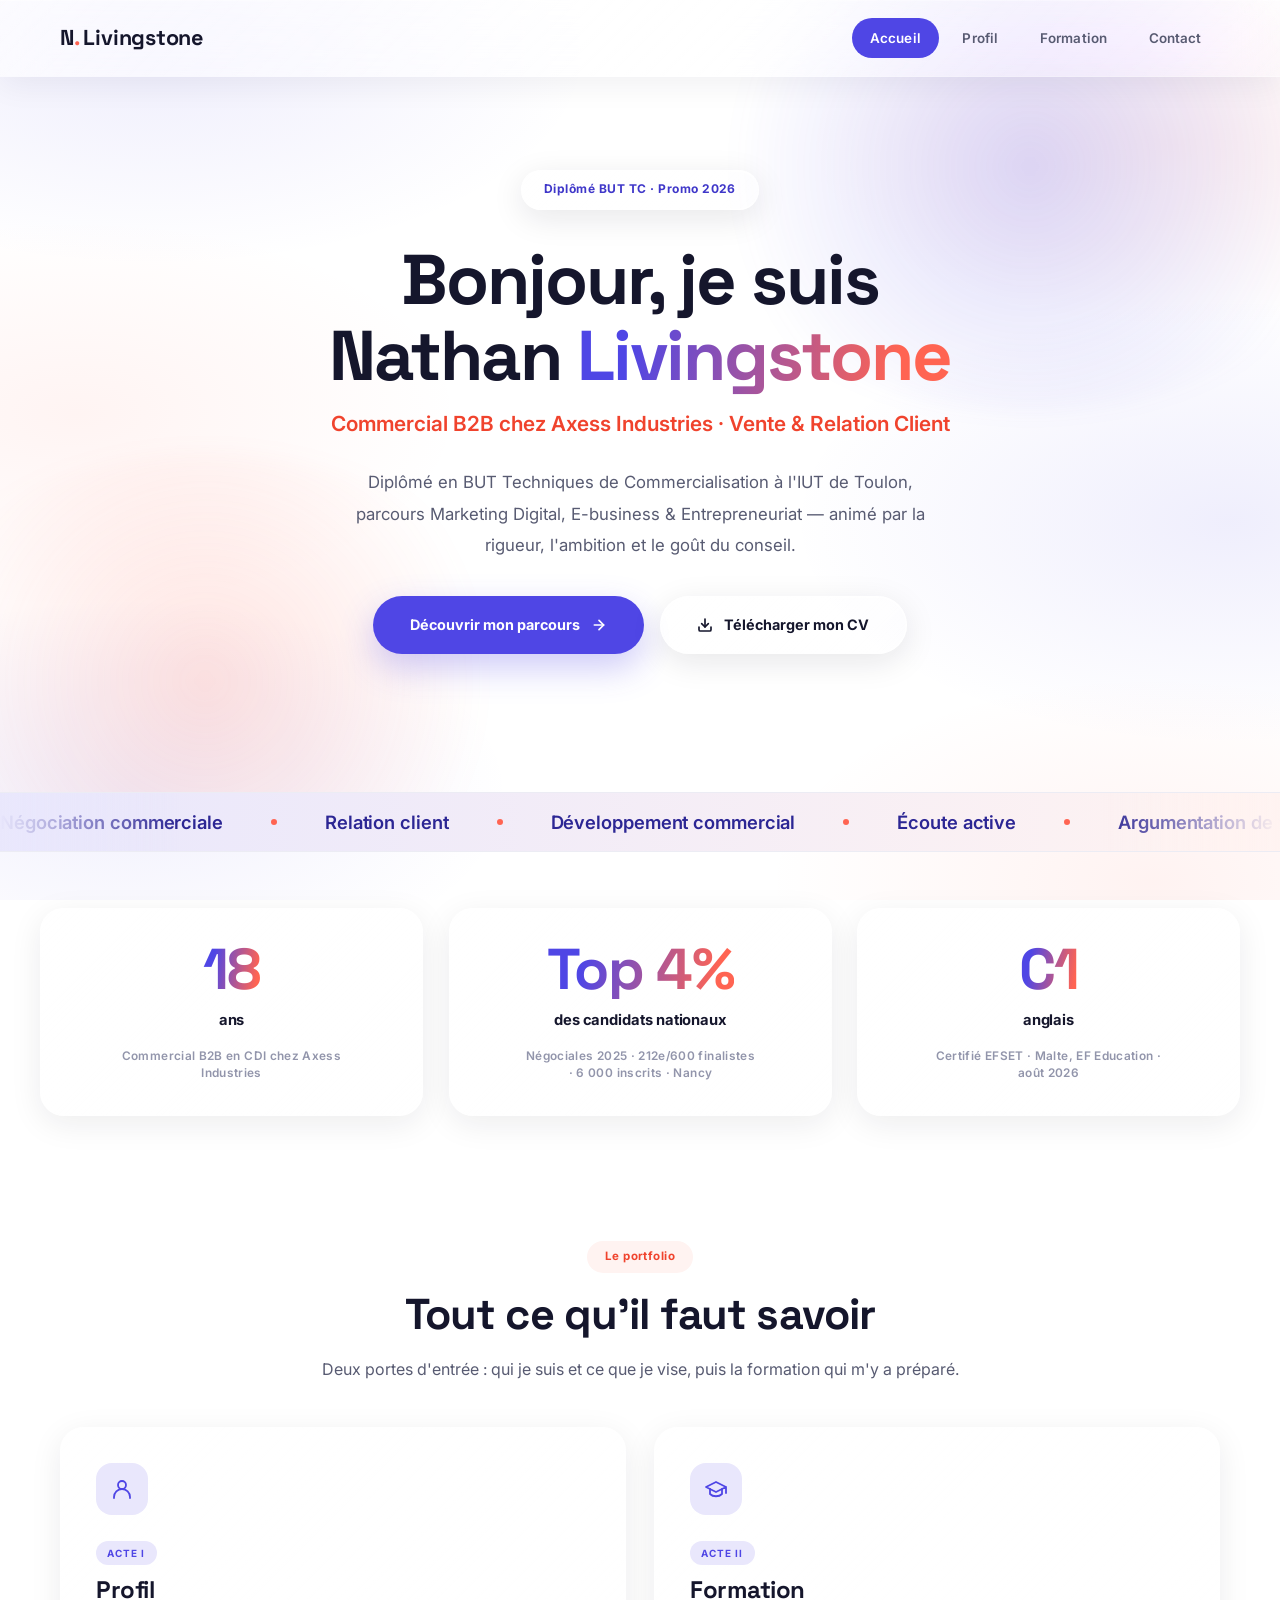
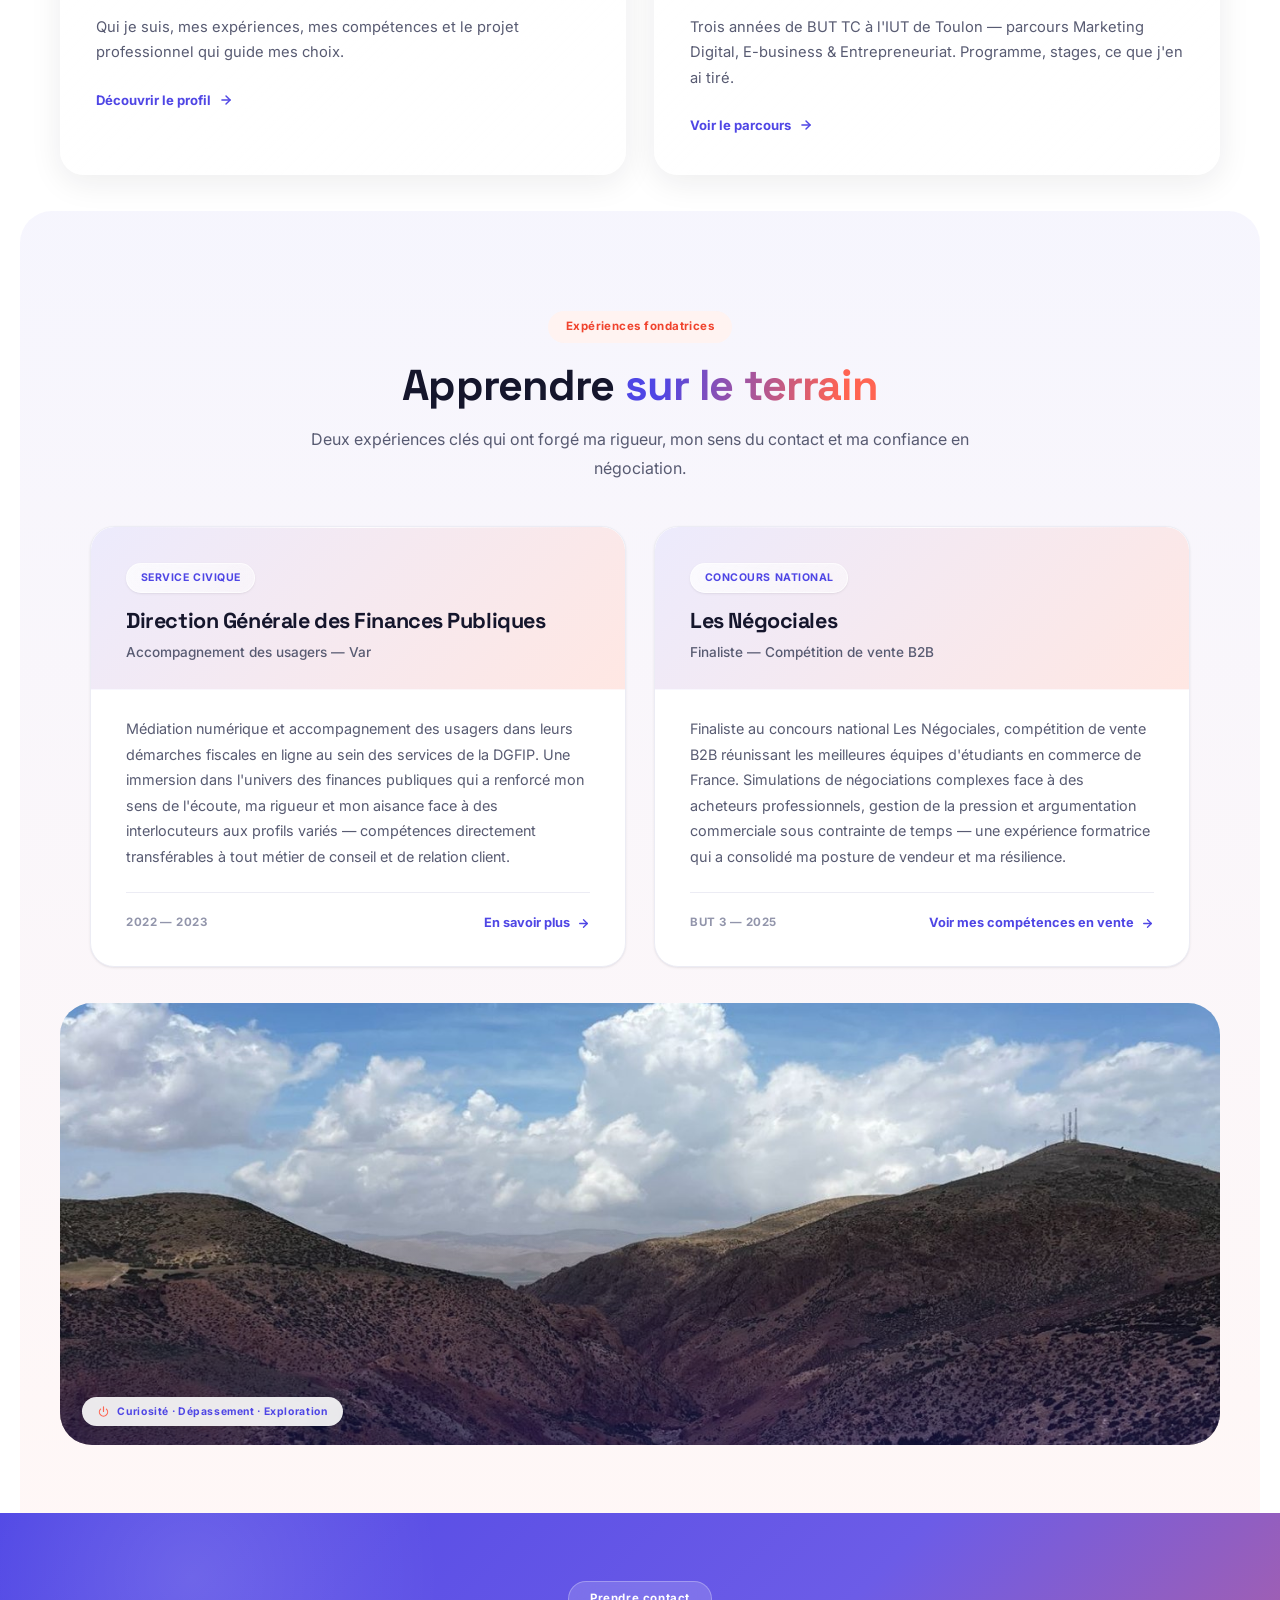
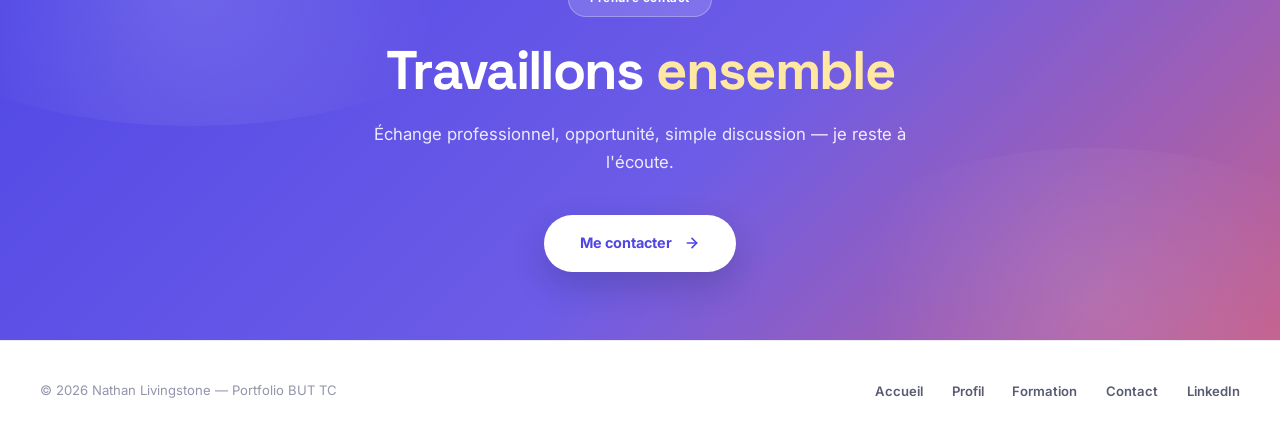
<file: index.html>
<!DOCTYPE html>
<html lang="fr">
<head>
  <meta charset="UTF-8">
  <meta name="viewport" content="width=device-width, initial-scale=1.0">
  <title>Nathan Livingstone — Commercial | Portfolio</title>
  <meta name="description" content="Portfolio de Nathan Livingstone, diplômé BUT Techniques de Commercialisation (parcours MDEE) à l'IUT de Toulon, commercial en CDI chez Axess Industries.">
  <meta name="author" content="Nathan Livingstone">
  <meta name="robots" content="index, follow">
  <meta property="og:title" content="Nathan Livingstone — Commercial">
  <meta property="og:description" content="Portfolio BUT TC — Marketing Digital, E-business & Entrepreneuriat. IUT de Toulon. Commercial en CDI chez Axess Industries.">
  <meta property="og:url" content="https://nathanlivingstone05.github.io/Book/">
  <meta property="og:image" content="https://nathanlivingstone05.github.io/Book/og-image.png">
  <meta property="og:image:width" content="1200">
  <meta property="og:image:height" content="630">
  <meta property="og:type" content="website">
  <meta property="og:locale" content="fr_FR">
  <link rel="icon" type="image/svg+xml" href="favicon.svg">
  <link rel="apple-touch-icon" href="apple-touch-icon.png">
  <link rel="preconnect" href="https://fonts.googleapis.com">
  <link rel="preconnect" href="https://fonts.gstatic.com" crossorigin>
  <link rel="stylesheet" href="https://fonts.googleapis.com/css2?family=Space+Grotesk:wght@500;600;700&family=Inter:wght@400;500;600;700;800&display=swap">
  <link rel="stylesheet" href="style.css">
  <script type="application/ld+json">
  {
    "@context": "https://schema.org",
    "@type": "Person",
    "name": "Nathan Livingstone",
    "jobTitle": "Commercial",
    "worksFor": { "@type": "Organization", "name": "Axess Industries" },
    "description": "Diplômé en BUT Techniques de Commercialisation à l'IUT de Toulon, finaliste des Négociales 2025 (Top 4% national). Commercial en CDI chez Axess Industries.",
    "email": "livingstonenat@gmail.com",
    "telephone": "+33645207786",
    "address": {
      "@type": "PostalAddress",
      "addressLocality": "La Garde",
      "addressRegion": "Var",
      "postalCode": "83130",
      "addressCountry": "FR"
    },
    "alumniOf": {
      "@type": "CollegeOrUniversity",
      "name": "IUT de Toulon — Université de Toulon"
    },
    "knowsAbout": ["Négociation commerciale", "Prospection commerciale", "Marketing digital", "Relation client", "Vente B2B"],
    "sameAs": ["https://www.linkedin.com/in/nathan-livingstone-0997a12a3"]
  }
  </script>
</head>
<body>

  <!-- ─────────────────────────────────────────────
       Section 1 — HERO full-bleed
       ───────────────────────────────────────────── -->
  <section class="hero">
    <div class="hero-content">
      <span class="hero-eyebrow glass">Diplômé BUT TC · Promo 2026</span>
      <h1>Bonjour, je suis<br>Nathan <span class="highlight">Livingstone</span></h1>
      <p class="hero-subtitle">Commercial B2B chez Axess Industries · Vente & Relation Client</p>
      <p class="hero-description">
        Diplômé en BUT Techniques de Commercialisation à l'IUT de Toulon,
        parcours Marketing Digital, E-business & Entrepreneuriat —
        animé par la rigueur, l'ambition et le goût du conseil.
      </p>
      <div style="display:flex;gap:1rem;flex-wrap:wrap;justify-content:center;">
        <a href="profil.html" class="hero-cta">
          Découvrir mon parcours
          <svg xmlns="http://www.w3.org/2000/svg" viewBox="0 0 24 24" fill="none" stroke="currentColor" stroke-width="2.5" stroke-linecap="round" stroke-linejoin="round"><path d="M5 12h14"/><path d="m12 5 7 7-7 7"/></svg>
        </a>
        <a href="CV-Nathan-Livingstone.pdf" download class="hero-cta ghost glass">
          <svg xmlns="http://www.w3.org/2000/svg" viewBox="0 0 24 24" fill="none" stroke="currentColor" stroke-width="2.5" stroke-linecap="round" stroke-linejoin="round"><path d="M21 15v4a2 2 0 0 1-2 2H5a2 2 0 0 1-2-2v-4"/><polyline points="7 10 12 15 17 10"/><line x1="12" x2="12" y1="15" y2="3"/></svg>
          Télécharger mon CV
        </a>
      </div>
    </div>
  </section>

  <!-- ─────────────────────────────────────────────
       Section 1.5 — MARQUEE de mots-clés (signature)
       Pure CSS infinite scroll, GPU-accelerated
       Pattern issu du MCP magic 21st.dev
       ───────────────────────────────────────────── -->
  <section class="marquee-band" aria-label="Domaines de compétence">
    <div class="marquee-track" role="list">
      <span class="marquee-item" role="listitem">Négociation commerciale</span>
      <span class="marquee-item" role="listitem">Relation client</span>
      <span class="marquee-item" role="listitem">Développement commercial</span>
      <span class="marquee-item" role="listitem">Écoute active</span>
      <span class="marquee-item" role="listitem">Argumentation de vente</span>
      <span class="marquee-item" role="listitem">Prospection commerciale</span>
      <span class="marquee-item" role="listitem">Analyse de données</span>
      <span class="marquee-item" role="listitem">Rigueur</span>
      <span class="marquee-item" role="listitem">Gestion du stress</span>
      <span class="marquee-item" role="listitem">Anglais C1</span>
      <!-- piste dupliquée à l'identique pour boucle sans saut -->
      <span class="marquee-item" aria-hidden="true">Négociation commerciale</span>
      <span class="marquee-item" aria-hidden="true">Relation client</span>
      <span class="marquee-item" aria-hidden="true">Développement commercial</span>
      <span class="marquee-item" aria-hidden="true">Écoute active</span>
      <span class="marquee-item" aria-hidden="true">Argumentation de vente</span>
      <span class="marquee-item" aria-hidden="true">Prospection commerciale</span>
      <span class="marquee-item" aria-hidden="true">Analyse de données</span>
      <span class="marquee-item" aria-hidden="true">Rigueur</span>
      <span class="marquee-item" aria-hidden="true">Gestion du stress</span>
      <span class="marquee-item" aria-hidden="true">Anglais C1</span>
    </div>
  </section>

  <!-- ─────────────────────────────────────────────
       Section 2 — VALUE-PROP STRIP (bandeau navy)
       3 chiffres-clés
       ───────────────────────────────────────────── -->
  <section class="value-strip" aria-label="Chiffres clés">
    <div class="value-strip-inner">
      <div class="value-stat fade-in stagger-1">
        <span class="value-stat-num"><span data-count="21">21</span></span>
        <span class="value-stat-unit">ans</span>
        <span class="value-stat-label">Commercial B2B en CDI chez Axess Industries</span>
      </div>
      <div class="value-stat-divider" aria-hidden="true"></div>
      <div class="value-stat fade-in stagger-2">
        <span class="value-stat-num">Top&nbsp;4%</span>
        <span class="value-stat-unit">des candidats nationaux</span>
        <span class="value-stat-label">Négociales 2025 · 212e/600 finalistes · 6 000 inscrits · Nancy</span>
      </div>
      <div class="value-stat-divider" aria-hidden="true"></div>
      <div class="value-stat fade-in stagger-3">
        <span class="value-stat-num">C1</span>
        <span class="value-stat-unit">anglais</span>
        <span class="value-stat-label">Certifié EFSET · Malte, EF Education · août 2026</span>
      </div>
    </div>
  </section>

  <!-- ─────────────────────────────────────────────
       Section 3 — TRIPTYQUE (3 piliers)
       Profil · BUT TC · Skills
       ───────────────────────────────────────────── -->
  <section class="section" id="piliers">
    <div class="section-header fade-in">
      <span class="eyebrow">Le portfolio</span>
      <h2>Tout ce qu'il faut savoir</h2>
      <p>Deux portes d'entrée : qui je suis et ce que je vise, puis la formation qui m'y a préparé.</p>
    </div>
    <div class="card-grid card-grid-2">

      <div class="card fade-in stagger-1">
        <div class="card-icon">
          <svg xmlns="http://www.w3.org/2000/svg" width="24" height="24" viewBox="0 0 24 24" fill="none" stroke="currentColor" stroke-width="1.8" stroke-linecap="round" stroke-linejoin="round"><circle cx="12" cy="8" r="4"/><path d="M4 21v-1a8 8 0 0 1 16 0v1"/></svg>
        </div>
        <span class="card-chip-label">Acte I</span>
        <h3>Profil</h3>
        <p>Qui je suis, mes expériences, mes compétences et le projet professionnel qui guide mes choix.</p>
        <a href="profil.html" class="card-link">
          Découvrir le profil
          <svg xmlns="http://www.w3.org/2000/svg" width="16" height="16" viewBox="0 0 24 24" fill="none" stroke="currentColor" stroke-width="2.5" stroke-linecap="round" stroke-linejoin="round"><path d="M5 12h14"/><path d="m12 5 7 7-7 7"/></svg>
        </a>
      </div>

      <div class="card fade-in stagger-2">
        <div class="card-icon">
          <svg xmlns="http://www.w3.org/2000/svg" width="24" height="24" viewBox="0 0 24 24" fill="none" stroke="currentColor" stroke-width="1.8" stroke-linecap="round" stroke-linejoin="round"><path d="M22 10v6M2 10l10-5 10 5-10 5z"/><path d="M6 12v5c3 3 9 3 12 0v-5"/></svg>
        </div>
        <span class="card-chip-label">Acte II</span>
        <h3>Formation</h3>
        <p>Trois années de BUT TC à l'IUT de Toulon — parcours Marketing Digital, E-business & Entrepreneuriat. Programme, stages, ce que j'en ai tiré.</p>
        <a href="formation.html" class="card-link">
          Voir le parcours
          <svg xmlns="http://www.w3.org/2000/svg" width="16" height="16" viewBox="0 0 24 24" fill="none" stroke="currentColor" stroke-width="2.5" stroke-linecap="round" stroke-linejoin="round"><path d="M5 12h14"/><path d="m12 5 7 7-7 7"/></svg>
        </a>
      </div>

    </div>
  </section>

  <!-- ─────────────────────────────────────────────
       Section 4 — SOCIAL PROOF / EXPÉRIENCES FONDATRICES
       Pattern Hero-Centric : proof avant CTA final
       Pattern Social-Proof : 2-3 éléments, photo+contexte
       ───────────────────────────────────────────── -->
  <section class="section proof-section" id="experiences">
    <div class="section-header fade-in">
      <span class="eyebrow">Expériences fondatrices</span>
      <h2>Apprendre <em>sur le terrain</em></h2>
      <p>Deux expériences clés qui ont forgé ma rigueur, mon sens du contact et ma confiance en négociation.</p>
    </div>
    <div class="exp-grid proof-grid">

      <article class="exp-card fade-in stagger-1">
        <div class="exp-card-header">
          <span class="exp-tag">Service civique</span>
          <h3>Direction Générale des Finances Publiques</h3>
          <p>Accompagnement des usagers — Var</p>
        </div>
        <div class="exp-card-body">
          <p>Médiation numérique et accompagnement des usagers dans leurs démarches fiscales en ligne au sein des services de la DGFIP. Une immersion dans l'univers des finances publiques qui a renforcé mon sens de l'écoute, ma rigueur et mon aisance face à des interlocuteurs aux profils variés — compétences directement transférables à tout métier de conseil et de relation client.</p>
          <div class="exp-card-footer">
            <span class="exp-card-date">2022 — 2023</span>
            <a href="profil.html#parcours" class="exp-card-link">
              En savoir plus
              <svg xmlns="http://www.w3.org/2000/svg" width="13" height="13" viewBox="0 0 24 24" fill="none" stroke="currentColor" stroke-width="2.5" stroke-linecap="round" stroke-linejoin="round"><path d="M5 12h14"/><path d="m12 5 7 7-7 7"/></svg>
            </a>
          </div>
        </div>
      </article>

      <article class="exp-card fade-in stagger-2">
        <div class="exp-card-header">
          <span class="exp-tag">Concours national</span>
          <h3>Les Négociales</h3>
          <p>Finaliste — Compétition de vente B2B</p>
        </div>
        <div class="exp-card-body">
          <p>Finaliste au concours national Les Négociales, compétition de vente B2B réunissant les meilleures équipes d'étudiants en commerce de France. Simulations de négociations complexes face à des acheteurs professionnels, gestion de la pression et argumentation commerciale sous contrainte de temps — une expérience formatrice qui a consolidé ma posture de vendeur et ma résilience.</p>
          <div class="exp-card-footer">
            <span class="exp-card-date">BUT 3 — 2025</span>
            <a href="profil.html#competences" class="exp-card-link">
              Voir mes compétences en vente
              <svg xmlns="http://www.w3.org/2000/svg" width="13" height="13" viewBox="0 0 24 24" fill="none" stroke="currentColor" stroke-width="2.5" stroke-linecap="round" stroke-linejoin="round"><path d="M5 12h14"/><path d="m12 5 7 7-7 7"/></svg>
            </a>
          </div>
        </div>
      </article>

    </div>

    <!-- Photo panoramique — entre les expériences et le CTA -->
    <div class="fade-in" style="margin-top:2.25rem;border-radius:var(--radius-xl);overflow:hidden;position:relative;aspect-ratio:21/8;">
      <img src="photo-montagne.jpg" alt="Paysage montagneux — esprit d'exploration et de dépassement"
           style="width:100%;height:100%;object-fit:cover;display:block;" loading="lazy" decoding="async">
      <div style="position:absolute;inset:0;background:linear-gradient(to top,rgba(44,38,148,.35) 0%,transparent 50%);pointer-events:none;"></div>
      <div style="position:absolute;bottom:1.2rem;left:1.4rem;background:rgba(255,255,255,.9);backdrop-filter:blur(6px);-webkit-backdrop-filter:blur(6px);border-radius:50px;padding:.35rem 1rem;display:inline-flex;align-items:center;gap:.5rem;box-shadow:0 8px 20px rgba(21,22,44,.12);">
        <svg xmlns="http://www.w3.org/2000/svg" width="11" height="11" viewBox="0 0 24 24" fill="none" stroke="#FF6452" stroke-width="2.5" stroke-linecap="round" stroke-linejoin="round"><path d="M18.36 6.64a9 9 0 1 1-12.73 0"/><line x1="12" y1="2" x2="12" y2="12"/></svg>
        <span style="font-family:var(--font-body);font-size:.65rem;font-weight:700;letter-spacing:.06em;color:var(--indigo);">Curiosité · Dépassement · Exploration</span>
      </div>
    </div>
  </section>

  <!-- ─────────────────────────────────────────────
       Section 5 — CTA CONTACT (full-bleed navy)
       ───────────────────────────────────────────── -->
  <section class="cta-band" aria-label="Contact">
    <div class="cta-band-inner">
      <span class="cta-band-eyebrow">Prendre contact</span>
      <h2 class="cta-band-title">Travaillons <em>ensemble</em></h2>
      <p class="cta-band-subtitle">
        Échange professionnel, opportunité, simple discussion — je reste à l'écoute.
      </p>
      <a href="contact.html" class="hero-cta cta-band-cta">
        Me contacter
        <svg xmlns="http://www.w3.org/2000/svg" viewBox="0 0 24 24" fill="none" stroke="currentColor" stroke-width="2.5" stroke-linecap="round" stroke-linejoin="round"><path d="M5 12h14"/><path d="m12 5 7 7-7 7"/></svg>
      </a>
    </div>
  </section>

  <script src="nav.js"></script>
  <script>
    createNav('accueil');
    createFooter();
  </script>
</body>
</html>
</file>
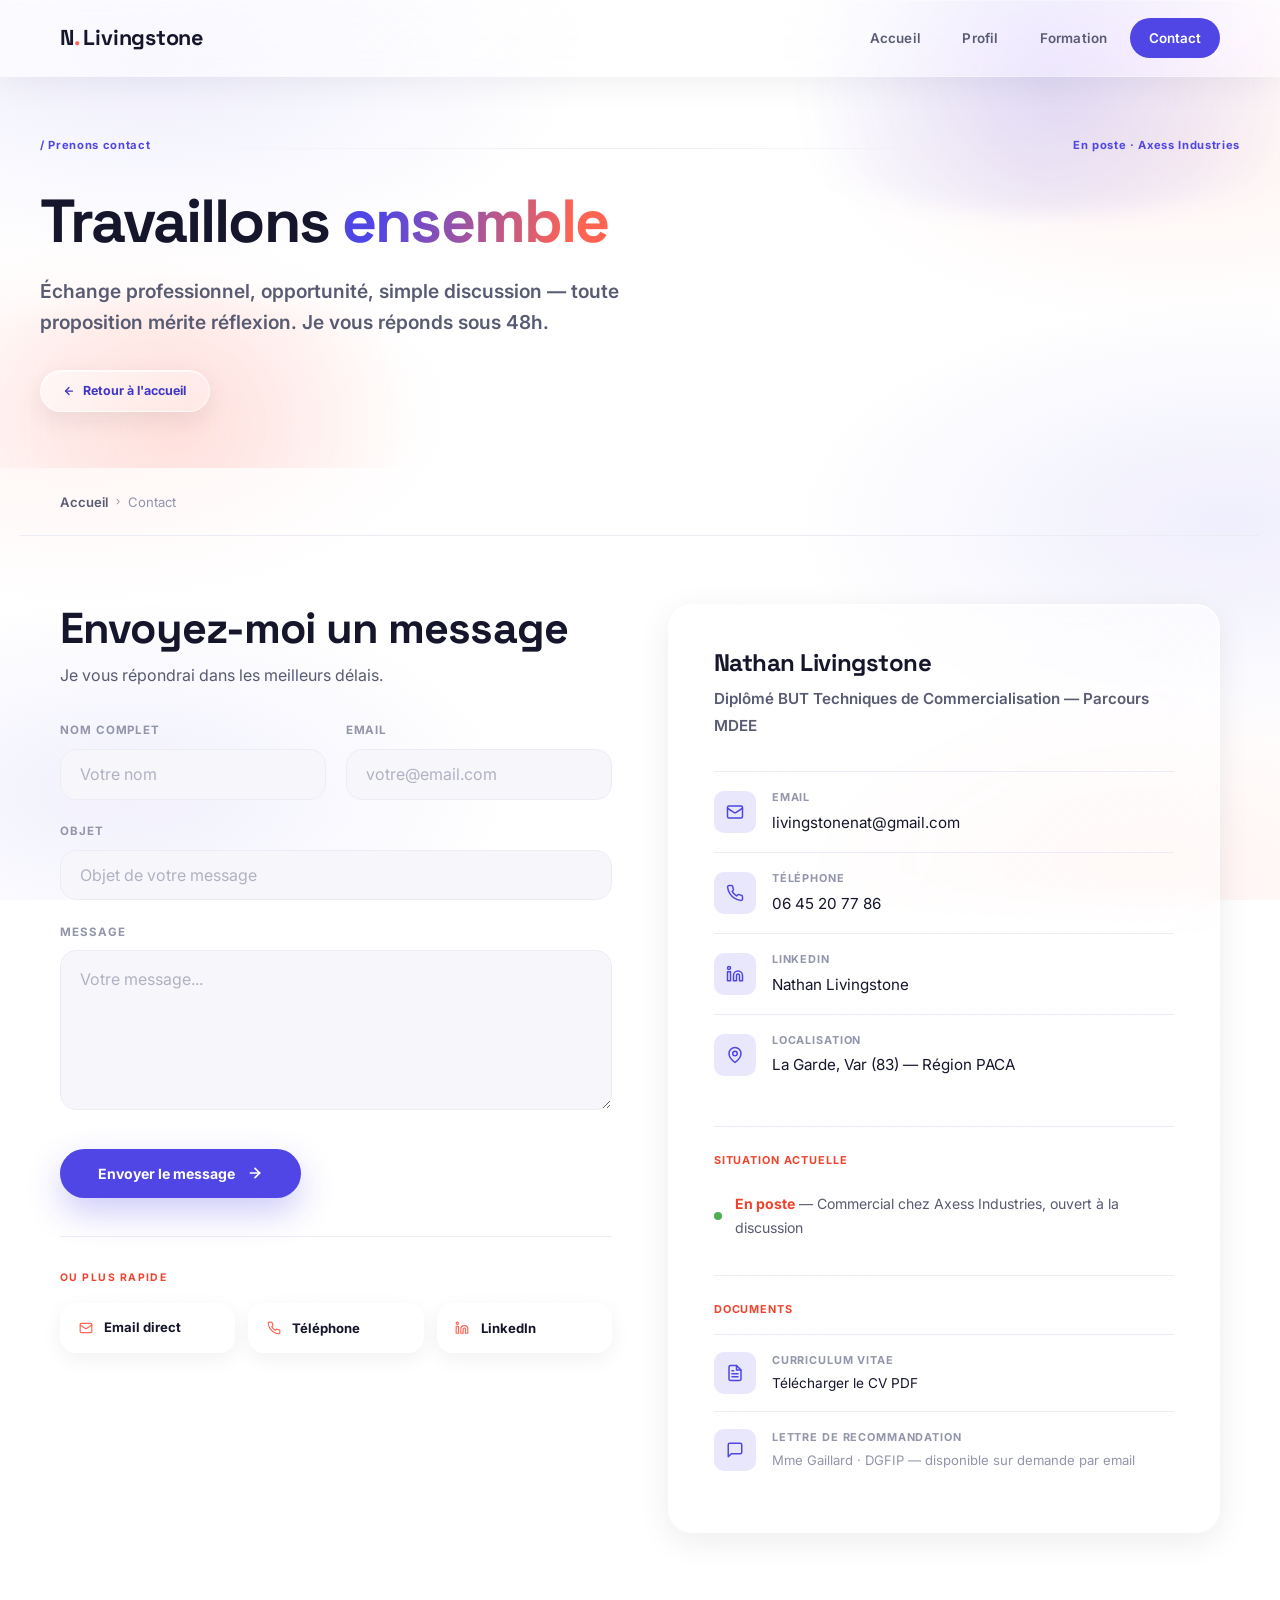
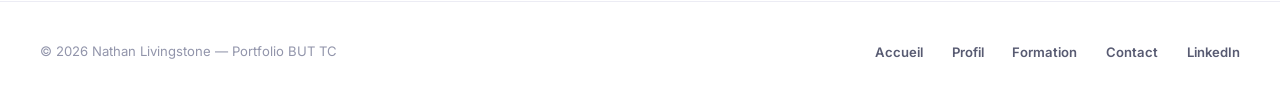
<file: contact.html>
<!DOCTYPE html>
<html lang="fr">
<head>
  <meta charset="UTF-8">
  <meta name="viewport" content="width=device-width, initial-scale=1.0">
  <meta name="description" content="Contactez Nathan Livingstone, diplômé BUT TC à l'IUT de Toulon. Commercial en CDI chez Axess Industries — ouvert à la discussion et aux opportunités.">
  <meta name="author" content="Nathan Livingstone">
  <meta name="robots" content="index, follow">
  <meta property="og:title" content="Contact — Nathan Livingstone">
  <meta property="og:description" content="Contactez Nathan Livingstone, diplômé BUT TC à l'IUT de Toulon. Commercial en CDI chez Axess Industries, ouvert à la discussion.">
  <meta property="og:url" content="https://nathanlivingstone05.github.io/Book/contact.html">
  <meta property="og:image" content="https://nathanlivingstone05.github.io/Book/og-image.png">
  <meta property="og:image:width" content="1200">
  <meta property="og:image:height" content="630">
  <meta property="og:type" content="website">
  <meta property="og:locale" content="fr_FR">
  <title>Contact — Nathan Livingstone | Commercial</title>
  <link rel="icon" type="image/svg+xml" href="favicon.svg">
  <link rel="apple-touch-icon" href="apple-touch-icon.png">
  <link rel="preconnect" href="https://fonts.googleapis.com">
  <link rel="preconnect" href="https://fonts.gstatic.com" crossorigin>
  <link rel="stylesheet" href="https://fonts.googleapis.com/css2?family=Space+Grotesk:wght@500;600;700&family=Inter:wght@400;500;600;700;800&display=swap">
  <link rel="stylesheet" href="style.css">
  <style>
    .form-group{margin-bottom:1.4rem}
    .form-label{display:block;font-size:.72rem;font-weight:700;text-transform:uppercase;letter-spacing:.08em;color:var(--ink-faint);margin-bottom:.5rem;transition:color .25s var(--ease)}
    .form-group:focus-within .form-label{color:var(--indigo)}
    .form-input,.form-textarea{-webkit-appearance:none;appearance:none;width:100%;padding:.9rem 1.2rem;font-family:var(--font-body);font-size:1rem;color:var(--ink);background:var(--bg-soft);border:1px solid var(--border);border-radius:var(--radius-md);transition:border-color .25s var(--ease),box-shadow .3s var(--ease),background .25s var(--ease);outline:none}
    .form-input:focus,.form-textarea:focus{border-color:var(--indigo);box-shadow:0 0 0 4px rgba(79,70,229,.12);background:var(--white)}
    .form-input:hover,.form-textarea:hover{border-color:rgba(79,70,229,.35)}
    .form-input::placeholder,.form-textarea::placeholder{color:var(--ink-faint);opacity:.7}
    .form-textarea{min-height:160px;resize:vertical;line-height:1.7}
    .form-row{display:grid;grid-template-columns:1fr 1fr;gap:1.2rem}
    .form-submit{-webkit-appearance:none;appearance:none;display:inline-flex;align-items:center;gap:.7rem;padding:1rem 2.4rem;background:var(--indigo);color:var(--white);font-family:var(--font-body);font-weight:700;font-size:.88rem;border:none;border-radius:50px;cursor:pointer;transition:var(--transition);box-shadow:var(--shadow-indigo);margin-top:.5rem;position:relative;overflow:hidden}
    .form-submit::before{content:'';position:absolute;top:0;left:-100%;width:100%;height:100%;background:linear-gradient(110deg,transparent 20%,rgba(255,255,255,.4) 50%,transparent 80%);transition:left .9s var(--ease);pointer-events:none}
    .form-submit:hover::before{left:100%}
    .form-submit:hover{transform:translateY(-3px) scale(1.02);background:var(--indigo-700);box-shadow:0 18px 40px rgba(79,70,229,.34)}
    .form-submit svg{width:16px;height:16px;transition:var(--transition)}
    .form-submit:hover svg{transform:translateX(4px)}
    .form-status{display:none;padding:1rem 1.4rem;border-radius:var(--radius-md);font-size:.9rem;font-weight:500;margin-top:1rem}
    .form-status.success{display:block;background:#e8f5e9;color:#2e7d32;border:1px solid #c8e6c9}
    .form-status.error{display:block;background:#fce4ec;color:#c62828;border:1px solid #f8bbd0}

    /* ── Carte coordonnées — glass claire (fini le panneau navy) ── */
    .contact-card{
      background:linear-gradient(135deg,rgba(255,255,255,.7),rgba(255,255,255,.34));
      backdrop-filter:blur(20px) saturate(1.9);-webkit-backdrop-filter:blur(20px) saturate(1.9);
      border-radius:var(--radius-lg);padding:2.8rem;border:1px solid rgba(255,255,255,.65);
      position:relative;overflow:hidden;isolation:isolate;
      box-shadow:0 8px 32px rgba(21,22,44,.08),inset 0 1px 0 rgba(255,255,255,.7),inset 0 -1px 0 rgba(255,255,255,.15);
      transition:box-shadow .4s var(--ease),transform .4s var(--ease);
    }
    .contact-card:hover{box-shadow:0 18px 46px rgba(21,22,44,.13),inset 0 1px 0 rgba(255,255,255,.8)}
    .contact-card::before{content:'';position:absolute;top:0;left:8%;right:8%;height:1px;background:linear-gradient(90deg,transparent,rgba(255,255,255,.9),transparent);pointer-events:none}
    .contact-card h3{color:var(--ink);margin-bottom:.5rem;position:relative}
    .contact-card>p{color:var(--ink-soft);font-weight:600;font-size:.95rem;margin-bottom:2rem;position:relative}
    .contact-link-item{display:flex;align-items:center;gap:1rem;padding:1rem 0;border-top:1px solid var(--border);position:relative;transition:padding-left .35s var(--ease),border-top-color .25s var(--ease)}
    .contact-link-item:hover{padding-left:.5rem;border-top-color:rgba(79,70,229,.25)}
    .cl-icon{width:42px;height:42px;border-radius:var(--radius-sm);background:var(--indigo-100);display:flex;align-items:center;justify-content:center;color:var(--indigo);flex-shrink:0;transition:background .35s var(--ease),transform .35s var(--ease)}
    .contact-link-item:hover .cl-icon{background:var(--indigo);color:var(--white);transform:scale(1.08) rotate(-3deg)}
    .cl-label{font-size:.68rem;font-weight:700;text-transform:uppercase;letter-spacing:.08em;color:var(--ink-faint);margin-bottom:.15rem}
    .cl-value{font-size:.95rem;color:var(--ink)}
    a.cl-value{color:var(--ink)}
    a.cl-value:hover{color:var(--indigo)}
    .availability{margin-top:2rem;padding-top:1.5rem;border-top:1px solid var(--border);position:relative}
    .availability-label{font-size:.68rem;font-weight:700;text-transform:uppercase;letter-spacing:.08em;color:var(--coral-600);margin-bottom:1rem}
    .availability-item{display:flex;align-items:center;gap:.8rem;padding:.4rem 0;font-size:.88rem;color:var(--ink-soft)}
    .availability-item .pulse{width:8px;height:8px;border-radius:50%;background:#4caf50;flex-shrink:0;animation:pulse 2s ease-in-out infinite}
    @keyframes pulse{0%,100%{box-shadow:0 0 0 0 rgba(76,175,80,.4)}50%{box-shadow:0 0 0 6px rgba(76,175,80,0)}}

    /* ── Quick actions — 3 boutons glass ── */
    .quick-actions{margin-top:2.4rem;padding-top:2rem;border-top:1px solid var(--border)}
    .quick-actions-label{font-size:.65rem;font-weight:700;text-transform:uppercase;letter-spacing:.14em;color:var(--coral-600);margin-bottom:1rem;display:block}
    .quick-actions-grid{display:grid;grid-template-columns:repeat(3,1fr);gap:.8rem}
    .quick-action{
      display:flex;align-items:center;gap:.7rem;padding:.8rem 1.1rem;
      background:linear-gradient(135deg,rgba(255,255,255,.65),rgba(255,255,255,.3));
      backdrop-filter:blur(14px) saturate(1.8);-webkit-backdrop-filter:blur(14px) saturate(1.8);
      border:1px solid rgba(255,255,255,.6);border-radius:var(--radius-md);
      font-family:var(--font-body);font-size:.82rem;font-weight:700;color:var(--ink);
      text-decoration:none;transition:var(--transition);
      box-shadow:0 6px 20px rgba(21,22,44,.06),inset 0 1px 0 rgba(255,255,255,.6);
    }
    .quick-action:hover{color:var(--indigo);transform:translateY(-3px);box-shadow:0 12px 28px rgba(79,70,229,.18),inset 0 1px 0 rgba(255,255,255,.7)}
    .quick-action svg{width:14px;height:14px;color:var(--coral);flex-shrink:0}
    @media(max-width:768px){.form-row{grid-template-columns:1fr}.contact-card{padding:2rem}.quick-actions-grid{grid-template-columns:1fr}}
  </style>
</head>
<body>

  <!-- ═══════════════════════════════════════════
       SUBPAGE HERO — composant global éditorial
       ═══════════════════════════════════════════ -->
  <section class="subpage-hero">
    <div class="subpage-hero-inner">
      <div class="subpage-hero-meta">
        <span>/ Prenons contact</span>
        <span class="subpage-hero-meta-line" aria-hidden="true"></span>
        <span>En poste · Axess Industries</span>
      </div>
      <h1>Travaillons <em>ensemble</em></h1>
      <p class="subpage-hero-tagline">Échange professionnel, opportunité, simple discussion — toute proposition mérite réflexion. Je vous réponds sous 48h.</p>
      <a href="index.html" class="subpage-hero-back">
        <svg xmlns="http://www.w3.org/2000/svg" viewBox="0 0 24 24" fill="none" stroke="currentColor" stroke-width="2.5" stroke-linecap="round" stroke-linejoin="round"><path d="M19 12H5"/><path d="m12 19-7-7 7-7"/></svg>
        Retour à l'accueil
      </a>
    </div>
  </section>

  <div class="breadcrumbs">
    <a href="index.html">Accueil</a>
    <span class="separator">›</span>
    <span>Contact</span>
  </div>

  <section class="section">
    <div class="contact-grid">
      
      <!-- Formulaire -->
      <div class="fade-in">
        <h2 style="margin-bottom:.5rem;">Envoyez-moi un message</h2>
        <p style="margin-bottom:2rem;color:var(--ink-soft);">Je vous répondrai dans les meilleurs délais.</p>

        <form id="contactForm" action="https://formspree.io/f/xreojjjo" method="POST">
          <div class="form-row">
            <div class="form-group">
              <label class="form-label" for="name">Nom complet</label>
              <input class="form-input" type="text" id="name" name="name" placeholder="Votre nom" required>
            </div>
            <div class="form-group">
              <label class="form-label" for="email">Email</label>
              <input class="form-input" type="email" id="email" name="email" placeholder="votre@email.com" required>
            </div>
          </div>
          <div class="form-group">
            <label class="form-label" for="subject">Objet</label>
            <input class="form-input" type="text" id="subject" name="subject" placeholder="Objet de votre message">
          </div>
          <div class="form-group">
            <label class="form-label" for="message">Message</label>
            <textarea class="form-textarea" id="message" name="message" placeholder="Votre message..." required></textarea>
          </div>
          <button type="submit" class="form-submit" id="submitBtn">
            Envoyer le message
            <svg xmlns="http://www.w3.org/2000/svg" viewBox="0 0 24 24" fill="none" stroke="currentColor" stroke-width="2.5" stroke-linecap="round" stroke-linejoin="round"><path d="M5 12h14"/><path d="m12 5 7 7-7 7"/></svg>
          </button>
          <div class="form-status" id="formStatus"></div>
        </form>

        <!-- Quick actions — accès rapide -->
        <div class="quick-actions">
          <span class="quick-actions-label">Ou plus rapide</span>
          <div class="quick-actions-grid">
            <a href="mailto:livingstonenat@gmail.com" class="quick-action">
              <svg xmlns="http://www.w3.org/2000/svg" viewBox="0 0 24 24" fill="none" stroke="currentColor" stroke-width="2" stroke-linecap="round" stroke-linejoin="round"><rect width="20" height="16" x="2" y="4" rx="2"/><path d="m22 7-8.97 5.7a1.94 1.94 0 0 1-2.06 0L2 7"/></svg>
              Email direct
            </a>
            <a href="tel:+33645207786" class="quick-action">
              <svg xmlns="http://www.w3.org/2000/svg" viewBox="0 0 24 24" fill="none" stroke="currentColor" stroke-width="2" stroke-linecap="round" stroke-linejoin="round"><path d="M22 16.92v3a2 2 0 0 1-2.18 2 19.79 19.79 0 0 1-8.63-3.07 19.5 19.5 0 0 1-6-6 19.79 19.79 0 0 1-3.07-8.67A2 2 0 0 1 4.11 2h3a2 2 0 0 1 2 1.72 12.84 12.84 0 0 0 .7 2.81 2 2 0 0 1-.45 2.11L8.09 9.91a16 16 0 0 0 6 6l1.27-1.27a2 2 0 0 1 2.11-.45 12.84 12.84 0 0 0 2.81.7A2 2 0 0 1 22 16.92z"/></svg>
              Téléphone
            </a>
            <a href="https://www.linkedin.com/in/nathan-livingstone-0997a12a3" target="_blank" rel="noopener" class="quick-action">
              <svg xmlns="http://www.w3.org/2000/svg" viewBox="0 0 24 24" fill="none" stroke="currentColor" stroke-width="2" stroke-linecap="round" stroke-linejoin="round"><path d="M16 8a6 6 0 0 1 6 6v7h-4v-7a2 2 0 0 0-2-2 2 2 0 0 0-2 2v7h-4v-7a6 6 0 0 1 6-6z"/><rect width="4" height="12" x="2" y="9"/><circle cx="4" cy="4" r="2"/></svg>
              LinkedIn
            </a>
          </div>
        </div>
      </div>

      <!-- Coordonnées -->
      <div class="fade-in stagger-2">
        <div class="contact-card">
          <h3>Nathan Livingstone</h3>
          <p>Diplômé BUT Techniques de Commercialisation — Parcours MDEE</p>

          <div class="contact-link-item">
            <div class="cl-icon">
              <svg xmlns="http://www.w3.org/2000/svg" width="18" height="18" viewBox="0 0 24 24" fill="none" stroke="currentColor" stroke-width="2" stroke-linecap="round" stroke-linejoin="round"><rect width="20" height="16" x="2" y="4" rx="2"/><path d="m22 7-8.97 5.7a1.94 1.94 0 0 1-2.06 0L2 7"/></svg>
            </div>
            <div>
              <div class="cl-label">Email</div>
              <a href="mailto:livingstonenat@gmail.com" class="cl-value">livingstonenat@gmail.com</a>
            </div>
          </div>

          <div class="contact-link-item">
            <div class="cl-icon">
              <svg xmlns="http://www.w3.org/2000/svg" width="18" height="18" viewBox="0 0 24 24" fill="none" stroke="currentColor" stroke-width="2" stroke-linecap="round" stroke-linejoin="round"><path d="M22 16.92v3a2 2 0 0 1-2.18 2 19.79 19.79 0 0 1-8.63-3.07 19.5 19.5 0 0 1-6-6 19.79 19.79 0 0 1-3.07-8.67A2 2 0 0 1 4.11 2h3a2 2 0 0 1 2 1.72 12.84 12.84 0 0 0 .7 2.81 2 2 0 0 1-.45 2.11L8.09 9.91a16 16 0 0 0 6 6l1.27-1.27a2 2 0 0 1 2.11-.45 12.84 12.84 0 0 0 2.81.7A2 2 0 0 1 22 16.92z"/></svg>
            </div>
            <div>
              <div class="cl-label">Téléphone</div>
              <a href="tel:+33645207786" class="cl-value">06 45 20 77 86</a>
            </div>
          </div>

          <div class="contact-link-item">
            <div class="cl-icon">
              <svg xmlns="http://www.w3.org/2000/svg" width="18" height="18" viewBox="0 0 24 24" fill="none" stroke="currentColor" stroke-width="2" stroke-linecap="round" stroke-linejoin="round"><path d="M16 8a6 6 0 0 1 6 6v7h-4v-7a2 2 0 0 0-2-2 2 2 0 0 0-2 2v7h-4v-7a6 6 0 0 1 6-6z"/><rect width="4" height="12" x="2" y="9"/><circle cx="4" cy="4" r="2"/></svg>
            </div>
            <div>
              <div class="cl-label">LinkedIn</div>
              <a href="https://www.linkedin.com/in/nathan-livingstone-0997a12a3" target="_blank" class="cl-value">Nathan Livingstone</a>
            </div>
          </div>

          <div class="contact-link-item">
            <div class="cl-icon">
              <svg xmlns="http://www.w3.org/2000/svg" width="18" height="18" viewBox="0 0 24 24" fill="none" stroke="currentColor" stroke-width="2" stroke-linecap="round" stroke-linejoin="round"><path d="M20 10c0 6-8 12-8 12s-8-6-8-12a8 8 0 0 1 16 0z"/><circle cx="12" cy="10" r="3"/></svg>
            </div>
            <div>
              <div class="cl-label">Localisation</div>
              <div class="cl-value">La Garde, Var (83) — Région PACA</div>
            </div>
          </div>

          <div class="availability">
            <div class="availability-label">Situation actuelle</div>
            <div class="availability-item">
              <span class="pulse"></span>
              <span><strong style="color:var(--coral-600)">En poste</strong> — Commercial chez Axess Industries, ouvert à la discussion</span>
            </div>
          </div>

          <div style="margin-top:1.8rem;padding-top:1.5rem;border-top:1px solid var(--border);">
            <div class="availability-label">Documents</div>
            <a href="CV-Nathan-Livingstone.pdf" download class="contact-link-item" style="text-decoration:none;margin-top:0;">
              <div class="cl-icon">
                <svg xmlns="http://www.w3.org/2000/svg" width="18" height="18" viewBox="0 0 24 24" fill="none" stroke="currentColor" stroke-width="2" stroke-linecap="round" stroke-linejoin="round"><path d="M14 2H6a2 2 0 0 0-2 2v16a2 2 0 0 0 2 2h12a2 2 0 0 0 2-2V8z"/><polyline points="14 2 14 8 20 8"/><line x1="16" x2="8" y1="13" y2="13"/><line x1="16" x2="8" y1="17" y2="17"/><polyline points="10 9 9 9 8 9"/></svg>
              </div>
              <div>
                <div class="cl-label">Curriculum Vitae</div>
                <div class="cl-value" style="font-size:.85rem;">Télécharger le CV PDF</div>
              </div>
            </a>
            <div class="contact-link-item" style="cursor:default;">
              <div class="cl-icon">
                <svg xmlns="http://www.w3.org/2000/svg" width="18" height="18" viewBox="0 0 24 24" fill="none" stroke="currentColor" stroke-width="2" stroke-linecap="round" stroke-linejoin="round"><path d="M21 15a2 2 0 0 1-2 2H7l-4 4V5a2 2 0 0 1 2-2h14a2 2 0 0 1 2 2z"/></svg>
              </div>
              <div>
                <div class="cl-label">Lettre de recommandation</div>
                <div class="cl-value" style="font-size:.82rem;color:var(--ink-faint);">Mme Gaillard · DGFIP — disponible sur demande par email</div>
              </div>
            </div>
          </div>
        </div>
      </div>

    </div>
  </section>

  <script src="nav.js"></script>
  <script>
    createNav('contact');
    createFooter();

    const form = document.getElementById('contactForm');
    const status = document.getElementById('formStatus');
    const submitBtn = document.getElementById('submitBtn');

    form.addEventListener('submit', async (e) => {
      e.preventDefault();
      submitBtn.textContent = 'Envoi en cours…';
      submitBtn.disabled = true;
      submitBtn.style.opacity = '0.7';
      status.className = 'form-status';
      status.style.display = 'none';

      try {
        const response = await fetch(form.action, {
          method: 'POST',
          body: new FormData(form),
          headers: { 'Accept': 'application/json' }
        });
        if (response.ok) {
          status.className = 'form-status success';
          status.textContent = '✓ Message envoyé avec succès ! Je vous répondrai rapidement.';
          status.style.display = 'block';
          form.reset();
        } else { throw new Error('Erreur'); }
      } catch (error) {
        status.className = 'form-status error';
        status.textContent = '✕ Une erreur est survenue. Contactez-moi directement par email.';
        status.style.display = 'block';
      }

      submitBtn.innerHTML = 'Envoyer le message <svg xmlns="http://www.w3.org/2000/svg" width="16" height="16" viewBox="0 0 24 24" fill="none" stroke="currentColor" stroke-width="2.5" stroke-linecap="round" stroke-linejoin="round"><path d="M5 12h14"/><path d="m12 5 7 7-7 7"/></svg>';
      submitBtn.disabled = false;
      submitBtn.style.opacity = '1';
    });
  </script>
</body>
</html>
</file>
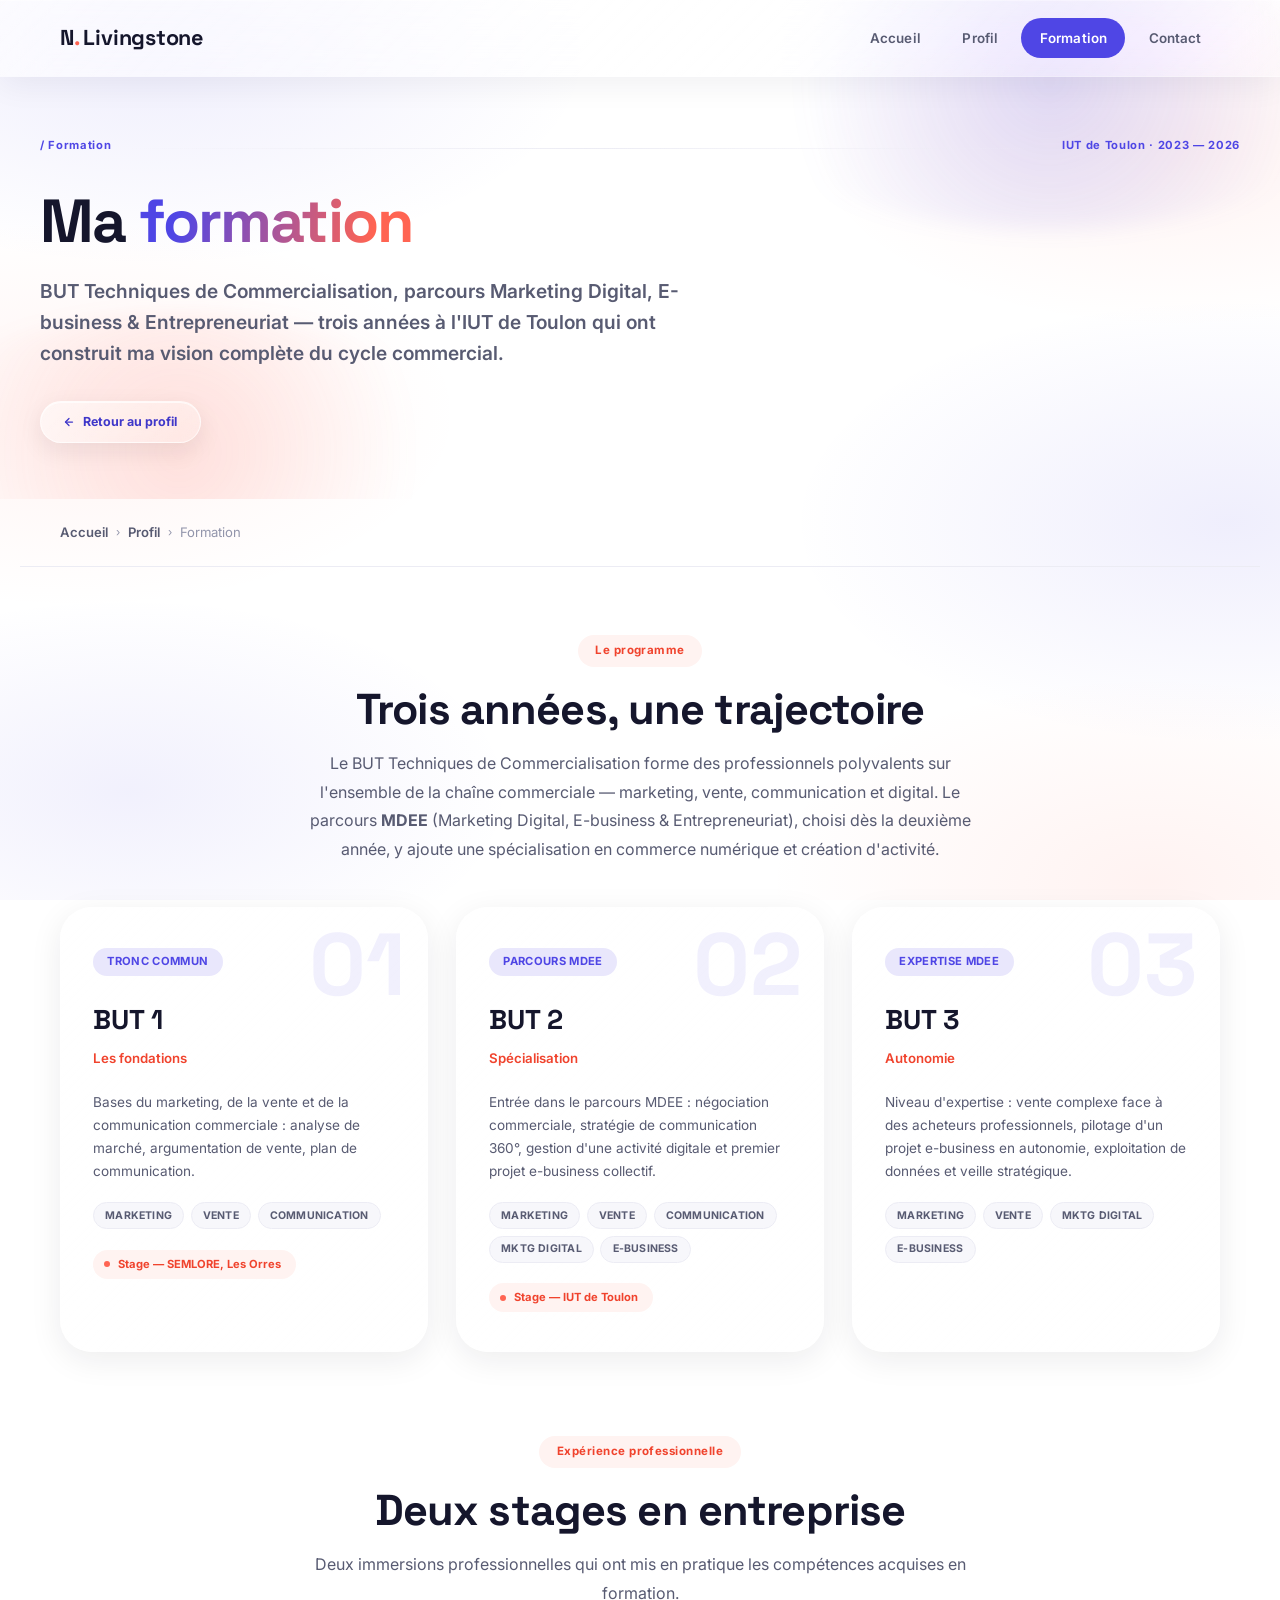
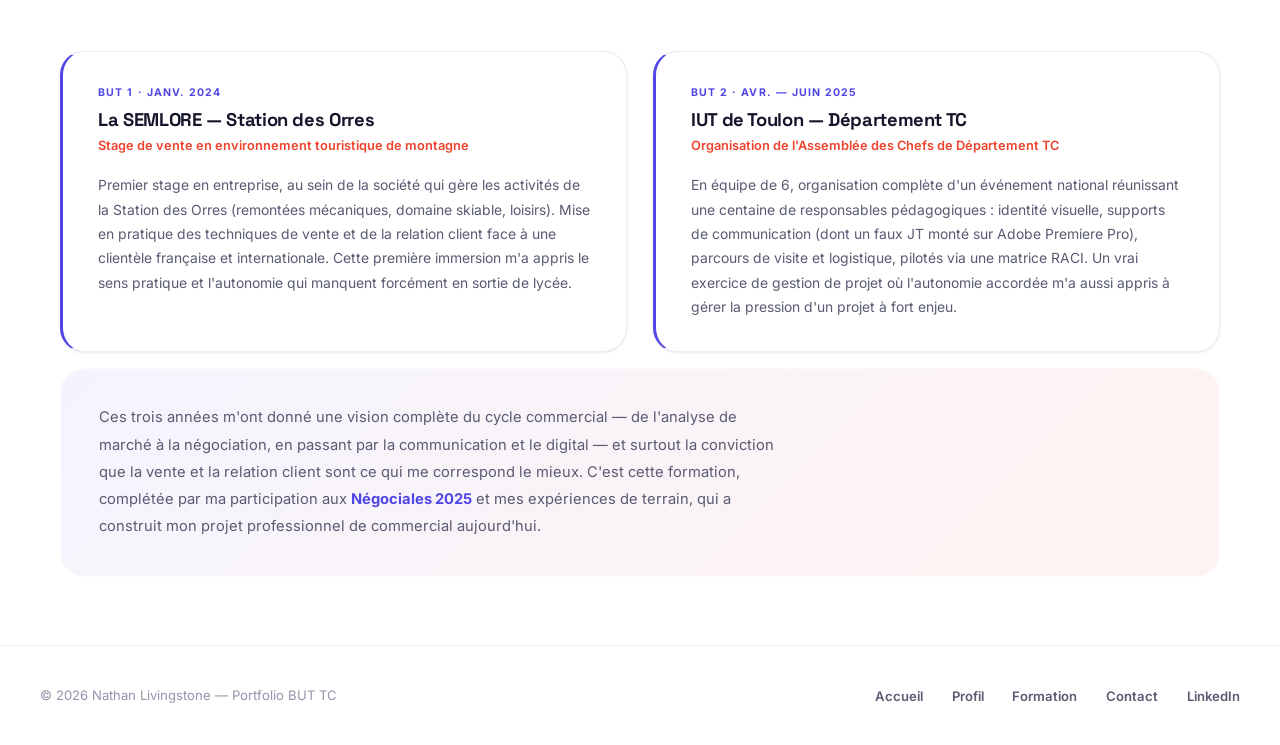
<file: formation.html>
<!DOCTYPE html>
<html lang="fr">
<head>
  <meta charset="UTF-8">
  <meta name="viewport" content="width=device-width, initial-scale=1.0">
  <meta name="description" content="Formation de Nathan Livingstone : BUT Techniques de Commercialisation, parcours Marketing Digital, E-business & Entrepreneuriat, IUT de Toulon. Résumé des 3 années, des enseignements et des stages.">
  <meta name="author" content="Nathan Livingstone">
  <meta name="robots" content="index, follow">
  <meta property="og:title" content="Formation — Nathan Livingstone">
  <meta property="og:description" content="BUT Techniques de Commercialisation, parcours Marketing Digital, E-business & Entrepreneuriat — IUT de Toulon, 2023-2026.">
  <meta property="og:url" content="https://nathanlivingstone05.github.io/Book/formation.html">
  <meta property="og:image" content="https://nathanlivingstone05.github.io/Book/og-image.png">
  <meta property="og:image:width" content="1200">
  <meta property="og:image:height" content="630">
  <meta property="og:type" content="website">
  <meta property="og:locale" content="fr_FR">
  <title>Formation — BUT TC MDEE | Nathan Livingstone</title>
  <link rel="icon" type="image/svg+xml" href="favicon.svg">
  <link rel="apple-touch-icon" href="apple-touch-icon.png">
  <link rel="preconnect" href="https://fonts.googleapis.com">
  <link rel="preconnect" href="https://fonts.gstatic.com" crossorigin>
  <link rel="stylesheet" href="https://fonts.googleapis.com/css2?family=Space+Grotesk:wght@500;600;700&family=Inter:wght@400;500;600;700;800&display=swap">
  <link rel="stylesheet" href="style.css">
  <style>
    /* ── Year cards — glass ── */
    .year-cards{display:grid;grid-template-columns:repeat(3,1fr);gap:1.75rem;margin-bottom:1rem}
    .yc{
      background:linear-gradient(135deg,rgba(255,255,255,.7),rgba(255,255,255,.34));
      backdrop-filter:blur(20px) saturate(1.9);-webkit-backdrop-filter:blur(20px) saturate(1.9);
      border-radius:var(--radius-xl);padding:2.4rem 2rem;border:1px solid rgba(255,255,255,.65);
      position:relative;overflow:hidden;transition:var(--transition-slow);will-change:transform;
      box-shadow:0 8px 32px rgba(21,22,44,.08),inset 0 1px 0 rgba(255,255,255,.7),inset 0 -1px 0 rgba(255,255,255,.15);
    }
    .yc::before{content:'';position:absolute;top:0;left:8%;right:8%;height:1px;background:linear-gradient(90deg,transparent,rgba(255,255,255,.9),transparent);pointer-events:none}
    .yc:hover{box-shadow:0 18px 46px rgba(21,22,44,.14),inset 0 1px 0 rgba(255,255,255,.8);transform:translateY(-6px)}
    .yc-bg-num{font-family:var(--font-display);font-size:5.5rem;font-weight:700;color:rgba(79,70,229,.08);line-height:1;position:absolute;top:.8rem;right:1.3rem;pointer-events:none;user-select:none}
    .yc-badge{display:inline-block;padding:.3rem .9rem;background:var(--indigo-100);color:var(--indigo);font-size:.7rem;font-weight:700;border-radius:50px;letter-spacing:.03em;text-transform:uppercase;margin-bottom:1.3rem;position:relative}
    .yc-title{font-family:var(--font-display);font-size:1.7rem;font-weight:700;color:var(--ink);margin-bottom:.25rem;position:relative}
    .yc-sub{font-size:.83rem;color:var(--coral-600);font-weight:600;margin-bottom:1.3rem;position:relative}
    .yc-ues{display:flex;flex-wrap:wrap;gap:.4rem;margin-bottom:1.2rem;position:relative}
    .yc-ue{padding:.22rem .7rem;background:var(--bg-soft);border:1px solid var(--border);color:var(--ink-soft);font-size:.66rem;font-weight:700;border-radius:50px;letter-spacing:.02em;text-transform:uppercase}
    .yc-desc{font-size:.85rem;color:var(--ink-soft);line-height:1.7;margin-bottom:1.2rem;position:relative}
    .yc-stage{display:inline-flex;align-items:center;gap:.5rem;padding:.3rem .9rem .3rem .7rem;background:var(--coral-50);color:var(--coral-600);font-size:.7rem;font-weight:700;border-radius:50px;position:relative}
    .yc-stage::before{content:'';width:6px;height:6px;border-radius:50%;background:var(--coral);flex-shrink:0}
    @media(max-width:900px){.year-cards{grid-template-columns:1fr}}

    /* ── Stage summary cards ── */
    .stage-grid{display:grid;grid-template-columns:1fr 1fr;gap:1.6rem;margin-top:1rem}
    .stage-card{background:var(--white);border-radius:var(--radius-lg);padding:2rem 2.2rem;border:1px solid var(--border);border-left:3px solid var(--indigo);box-shadow:var(--shadow-sm)}
    .stage-card-eyebrow{font-size:.66rem;font-weight:700;text-transform:uppercase;letter-spacing:.1em;color:var(--indigo);margin-bottom:.5rem}
    .stage-card h3{font-size:1.15rem;margin-bottom:.3rem}
    .stage-card-sub{font-size:.8rem;color:var(--coral-600);font-weight:600;margin-bottom:1rem}
    .stage-card p{font-size:.87rem;color:var(--ink-soft);line-height:1.75;margin:0}
    @media(max-width:800px){.stage-grid{grid-template-columns:1fr}}

    /* ── Synthèse ── */
    .synth-card{background:linear-gradient(135deg,var(--indigo-50) 0%,var(--coral-50) 100%);border-radius:var(--radius-lg);padding:2.2rem 2.4rem;border:1px solid rgba(255,255,255,.6);margin-top:1rem}
    .synth-card p{font-size:.92rem;color:var(--ink-soft);line-height:1.85;margin:0}
  </style>
</head>
<body>

  <section class="subpage-hero">
    <div class="subpage-hero-inner">
      <div class="subpage-hero-meta">
        <span>/ Formation</span>
        <span class="subpage-hero-meta-line" aria-hidden="true"></span>
        <span>IUT de Toulon · 2023 — 2026</span>
      </div>
      <h1>Ma <em>formation</em></h1>
      <p class="subpage-hero-tagline">BUT Techniques de Commercialisation, parcours Marketing Digital, E-business &amp; Entrepreneuriat — trois années à l'IUT de Toulon qui ont construit ma vision complète du cycle commercial.</p>
      <a href="profil.html" class="subpage-hero-back">
        <svg xmlns="http://www.w3.org/2000/svg" viewBox="0 0 24 24" fill="none" stroke="currentColor" stroke-width="2.5" stroke-linecap="round" stroke-linejoin="round"><path d="M19 12H5"/><path d="m12 19-7-7 7-7"/></svg>
        Retour au profil
      </a>
    </div>
  </section>

  <div class="breadcrumbs">
    <a href="index.html">Accueil</a><span class="separator">›</span>
    <a href="profil.html">Profil</a><span class="separator">›</span>
    <span>Formation</span>
  </div>

  <section class="section">
    <div class="section-header fade-in">
      <span class="eyebrow">Le programme</span>
      <h2>Trois années, une trajectoire</h2>
      <p>Le BUT Techniques de Commercialisation forme des professionnels polyvalents sur l'ensemble de la chaîne commerciale — marketing, vente, communication et digital. Le parcours <strong>MDEE</strong> (Marketing Digital, E-business &amp; Entrepreneuriat), choisi dès la deuxième année, y ajoute une spécialisation en commerce numérique et création d'activité.</p>
    </div>

    <div class="year-cards">

      <div class="yc fade-in stagger-1">
        <span class="yc-bg-num" aria-hidden="true">01</span>
        <span class="yc-badge">Tronc commun</span>
        <div class="yc-title">BUT 1</div>
        <div class="yc-sub">Les fondations</div>
        <p class="yc-desc">Bases du marketing, de la vente et de la communication commerciale : analyse de marché, argumentation de vente, plan de communication.</p>
        <div class="yc-ues">
          <span class="yc-ue">Marketing</span>
          <span class="yc-ue">Vente</span>
          <span class="yc-ue">Communication</span>
        </div>
        <div class="yc-stage">Stage — SEMLORE, Les Orres</div>
      </div>

      <div class="yc fade-in stagger-2">
        <span class="yc-bg-num" aria-hidden="true">02</span>
        <span class="yc-badge">Parcours MDEE</span>
        <div class="yc-title">BUT 2</div>
        <div class="yc-sub">Spécialisation</div>
        <p class="yc-desc">Entrée dans le parcours MDEE : négociation commerciale, stratégie de communication 360°, gestion d'une activité digitale et premier projet e-business collectif.</p>
        <div class="yc-ues">
          <span class="yc-ue">Marketing</span>
          <span class="yc-ue">Vente</span>
          <span class="yc-ue">Communication</span>
          <span class="yc-ue">Mktg digital</span>
          <span class="yc-ue">E-business</span>
        </div>
        <div class="yc-stage">Stage — IUT de Toulon</div>
      </div>

      <div class="yc fade-in stagger-3">
        <span class="yc-bg-num" aria-hidden="true">03</span>
        <span class="yc-badge">Expertise MDEE</span>
        <div class="yc-title">BUT 3</div>
        <div class="yc-sub">Autonomie</div>
        <p class="yc-desc">Niveau d'expertise : vente complexe face à des acheteurs professionnels, pilotage d'un projet e-business en autonomie, exploitation de données et veille stratégique.</p>
        <div class="yc-ues">
          <span class="yc-ue">Marketing</span>
          <span class="yc-ue">Vente</span>
          <span class="yc-ue">Mktg digital</span>
          <span class="yc-ue">E-business</span>
        </div>
      </div>

    </div>
  </section>

  <section class="section" style="padding-top:0">
    <div class="section-header fade-in">
      <span class="eyebrow">Expérience professionnelle</span>
      <h2>Deux stages en entreprise</h2>
      <p>Deux immersions professionnelles qui ont mis en pratique les compétences acquises en formation.</p>
    </div>

    <div class="stage-grid">

      <div class="stage-card fade-in stagger-1">
        <div class="stage-card-eyebrow">BUT 1 · Janv. 2024</div>
        <h3>La SEMLORE — Station des Orres</h3>
        <div class="stage-card-sub">Stage de vente en environnement touristique de montagne</div>
        <p>Premier stage en entreprise, au sein de la société qui gère les activités de la Station des Orres (remontées mécaniques, domaine skiable, loisirs). Mise en pratique des techniques de vente et de la relation client face à une clientèle française et internationale. Cette première immersion m'a appris le sens pratique et l'autonomie qui manquent forcément en sortie de lycée.</p>
      </div>

      <div class="stage-card fade-in stagger-2">
        <div class="stage-card-eyebrow">BUT 2 · Avr. — Juin 2025</div>
        <h3>IUT de Toulon — Département TC</h3>
        <div class="stage-card-sub">Organisation de l'Assemblée des Chefs de Département TC</div>
        <p>En équipe de 6, organisation complète d'un événement national réunissant une centaine de responsables pédagogiques : identité visuelle, supports de communication (dont un faux JT monté sur Adobe Premiere Pro), parcours de visite et logistique, pilotés via une matrice RACI. Un vrai exercice de gestion de projet où l'autonomie accordée m'a aussi appris à gérer la pression d'un projet à fort enjeu.</p>
      </div>

    </div>

    <div class="synth-card fade-in stagger-3">
      <p>Ces trois années m'ont donné une vision complète du cycle commercial — de l'analyse de marché à la négociation, en passant par la communication et le digital — et surtout la conviction que la vente et la relation client sont ce qui me correspond le mieux. C'est cette formation, complétée par ma participation aux <a href="profil.html#realisation" style="color:var(--indigo);text-decoration:none;font-weight:700">Négociales 2025</a> et mes expériences de terrain, qui a construit mon projet professionnel de commercial aujourd'hui.</p>
    </div>
  </section>

  <script src="nav.js"></script>
  <script>
    createNav('formation');
    createFooter();
  </script>
</body>
</html>
</file>
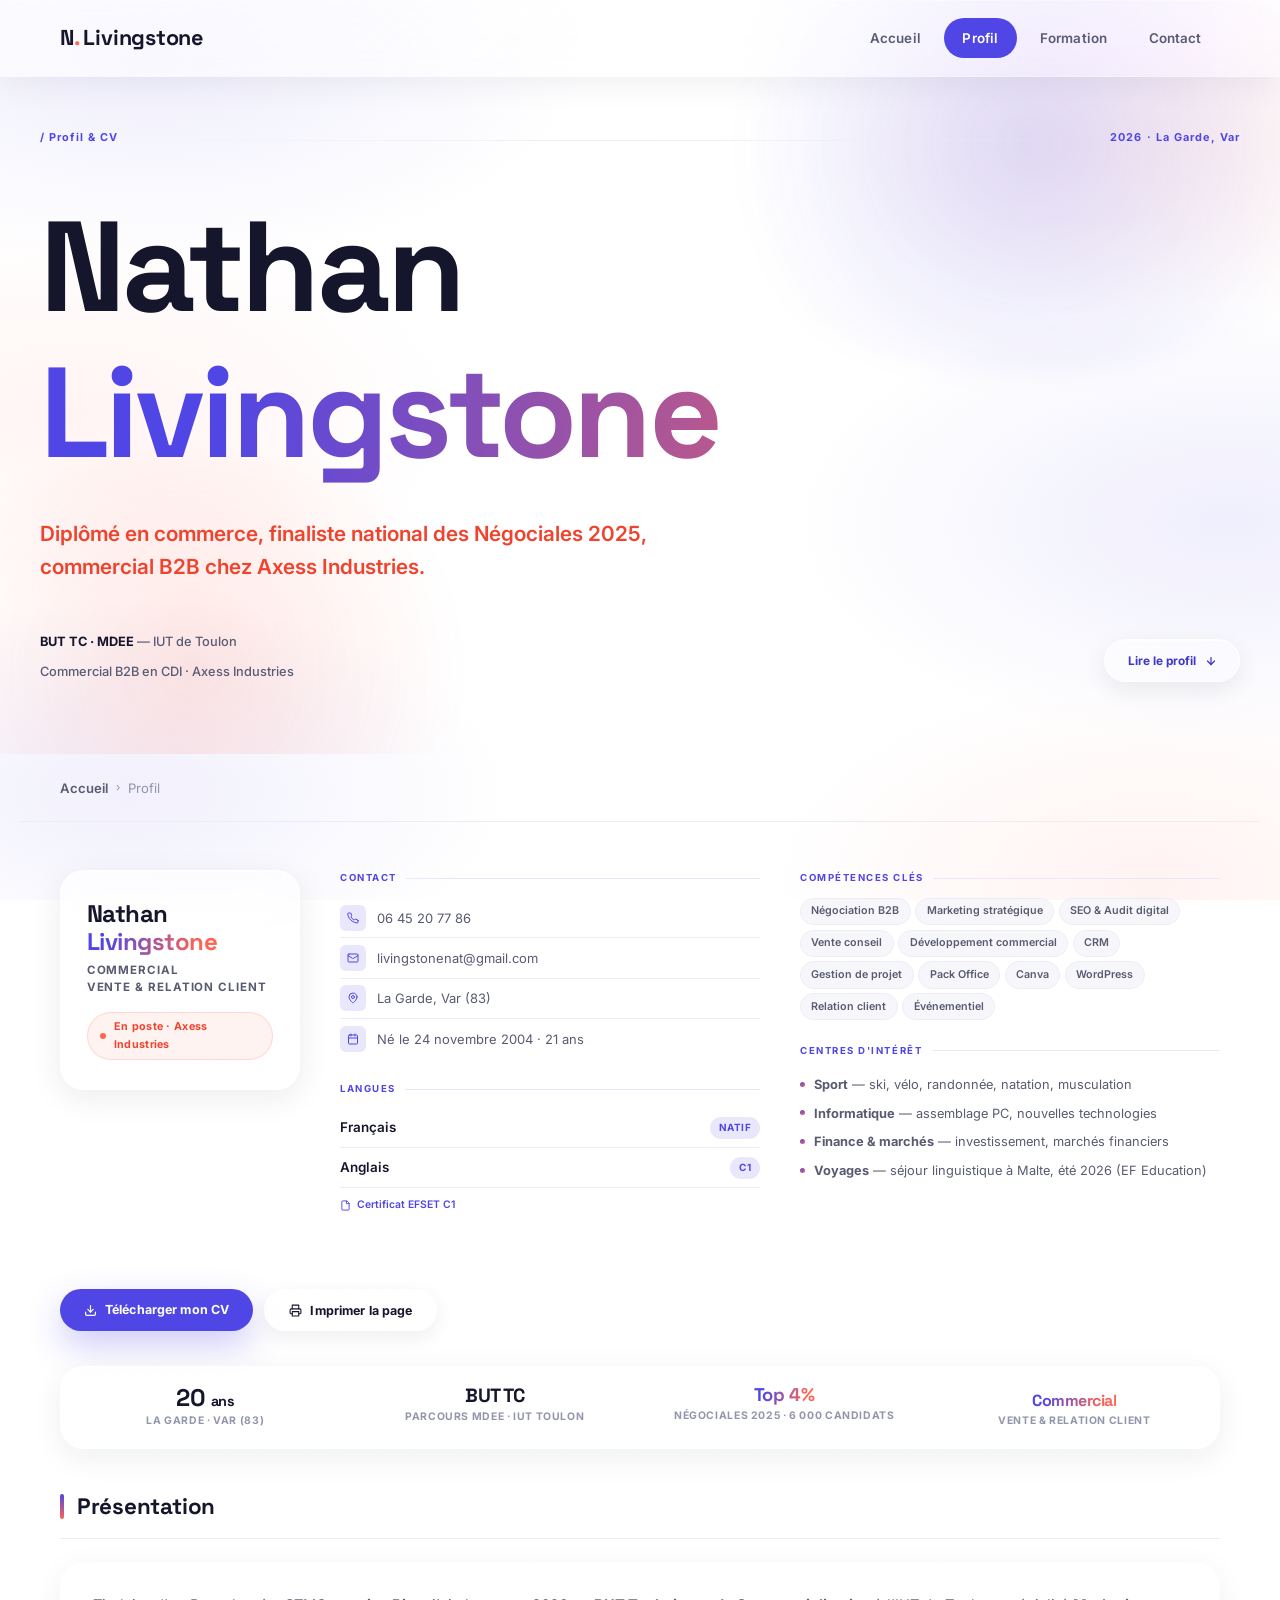
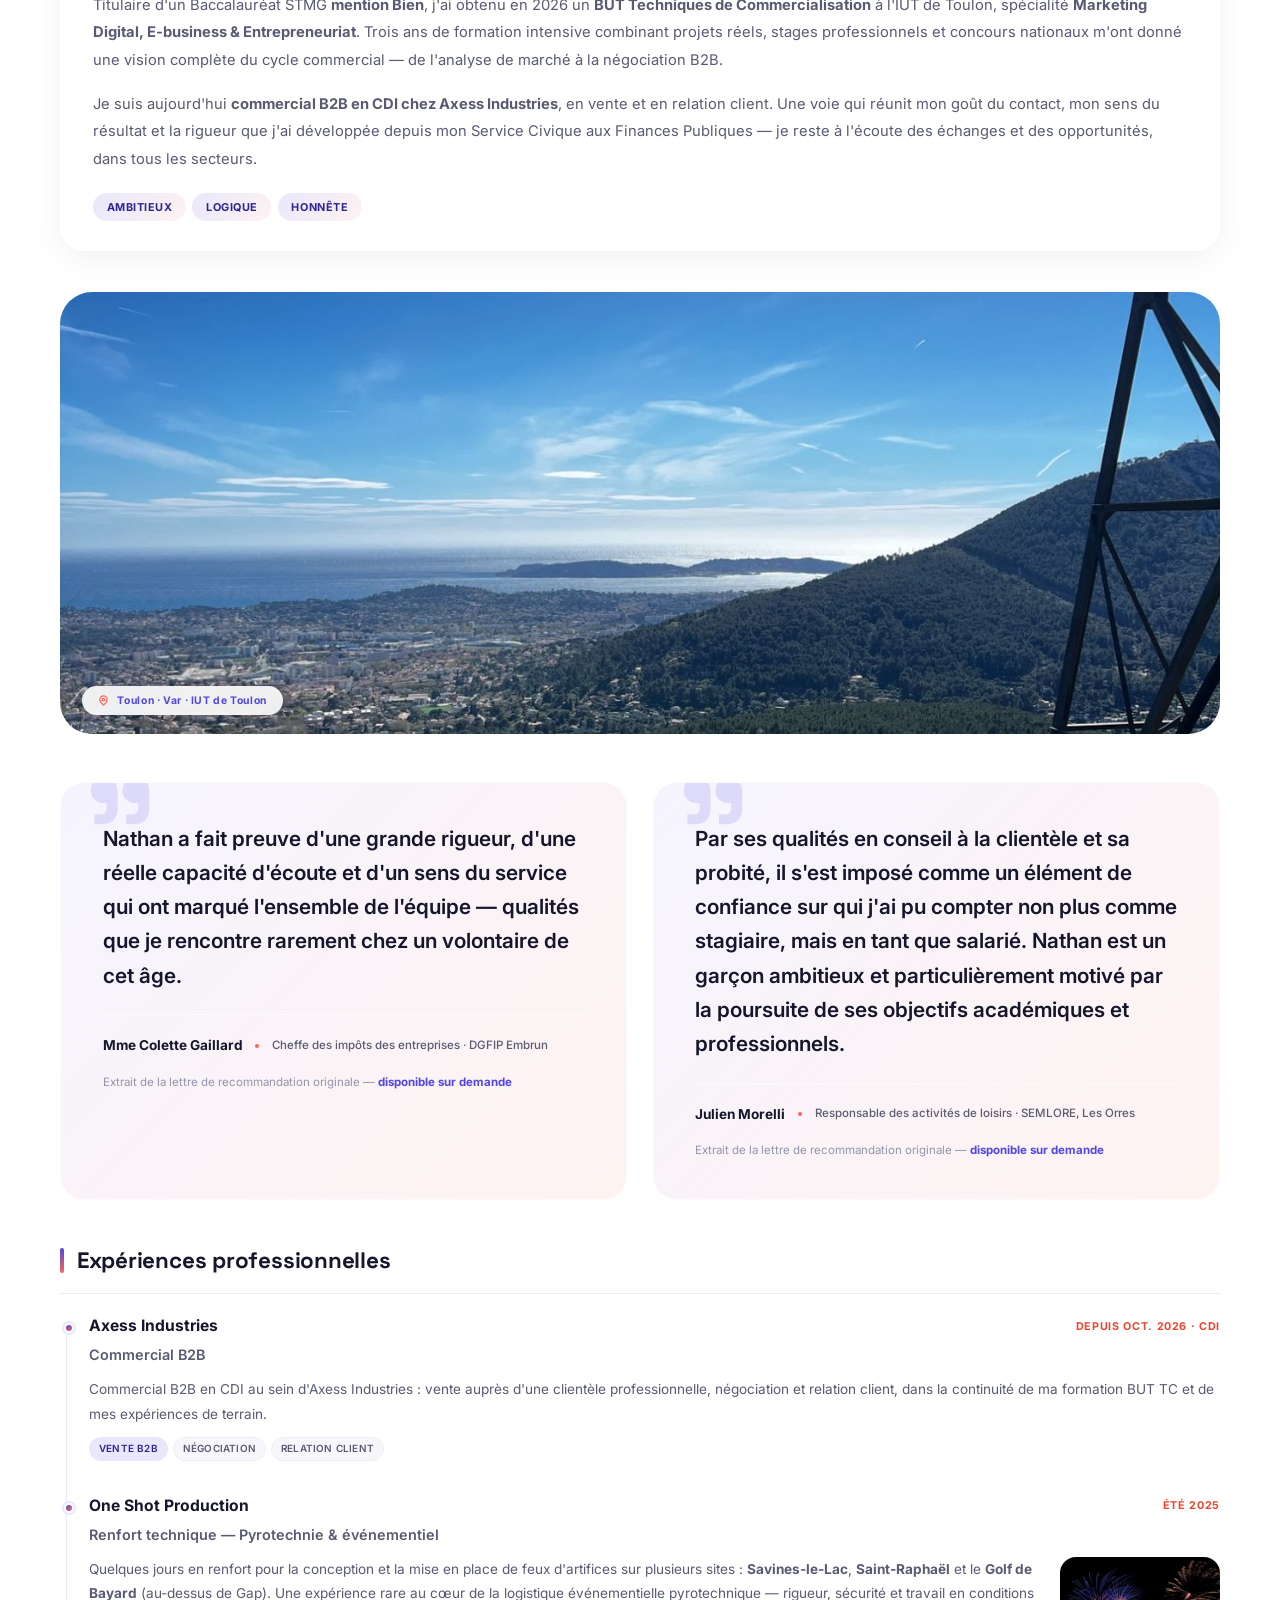
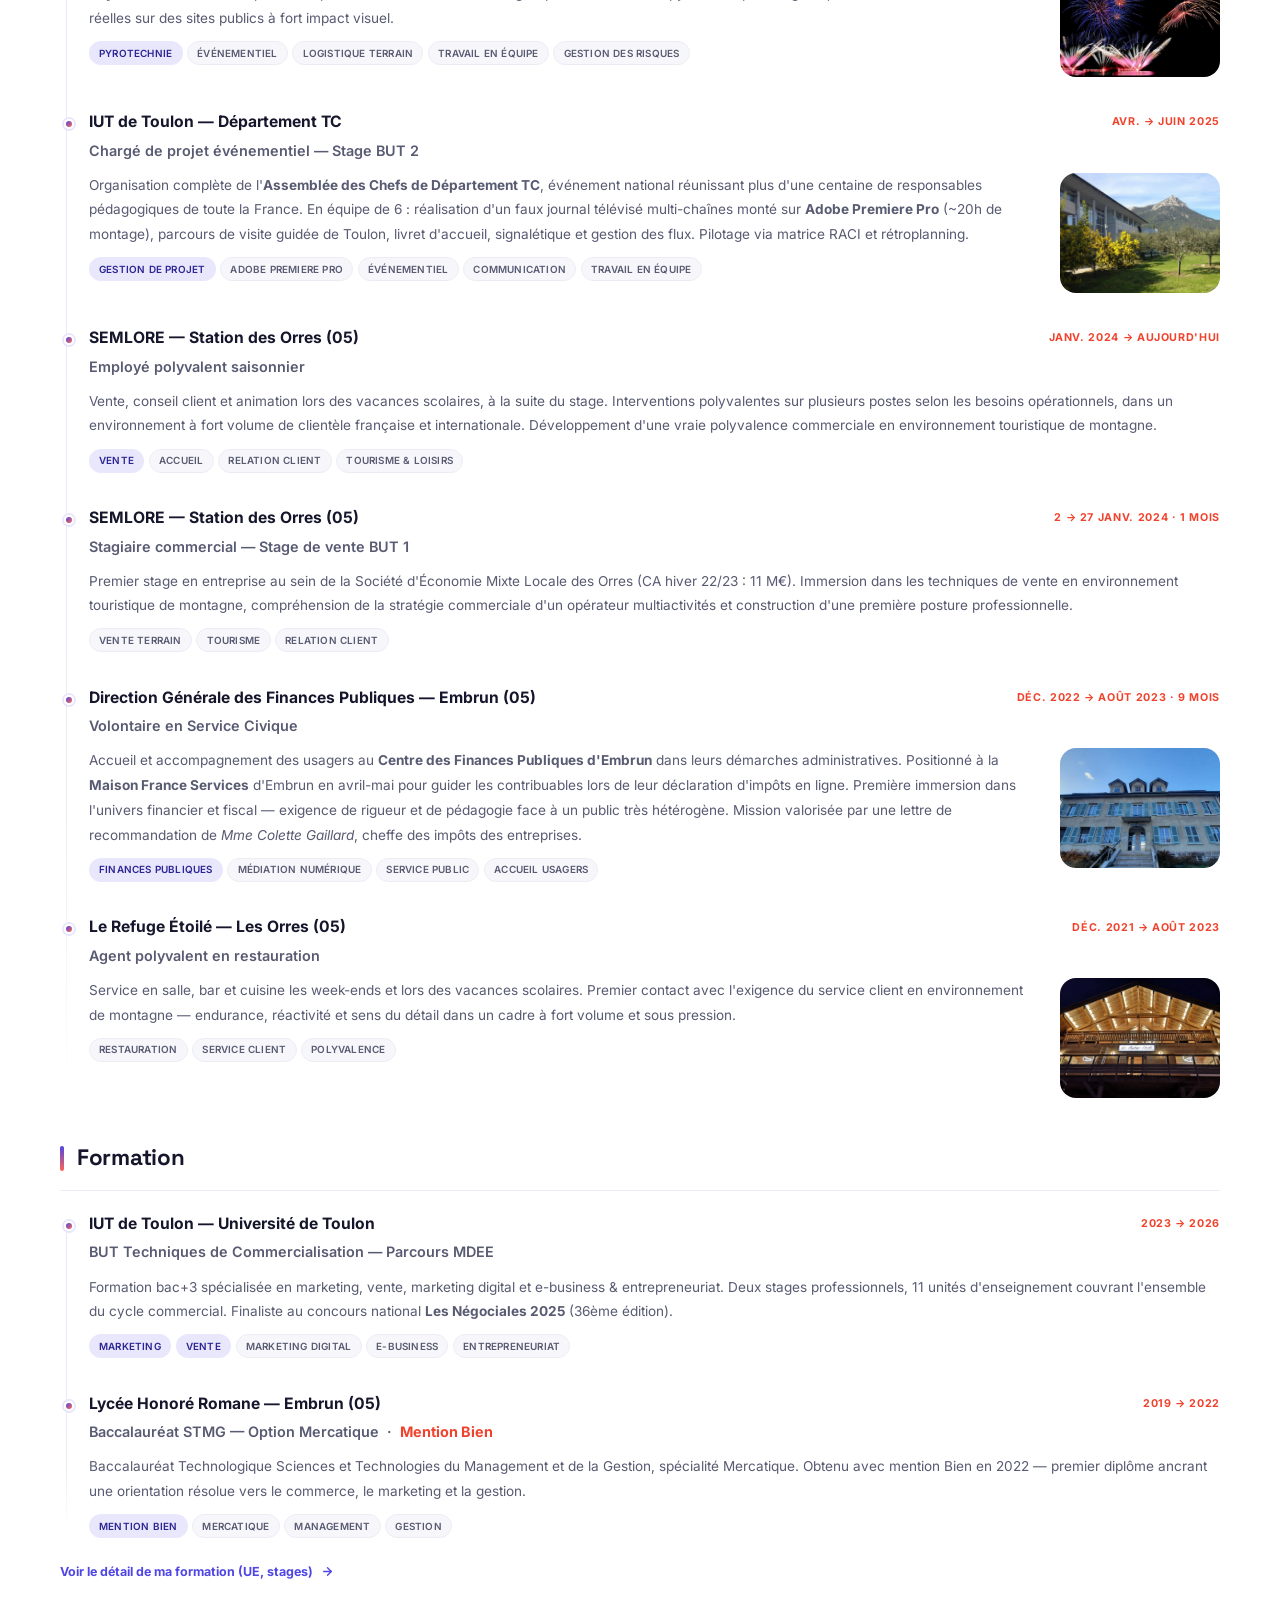
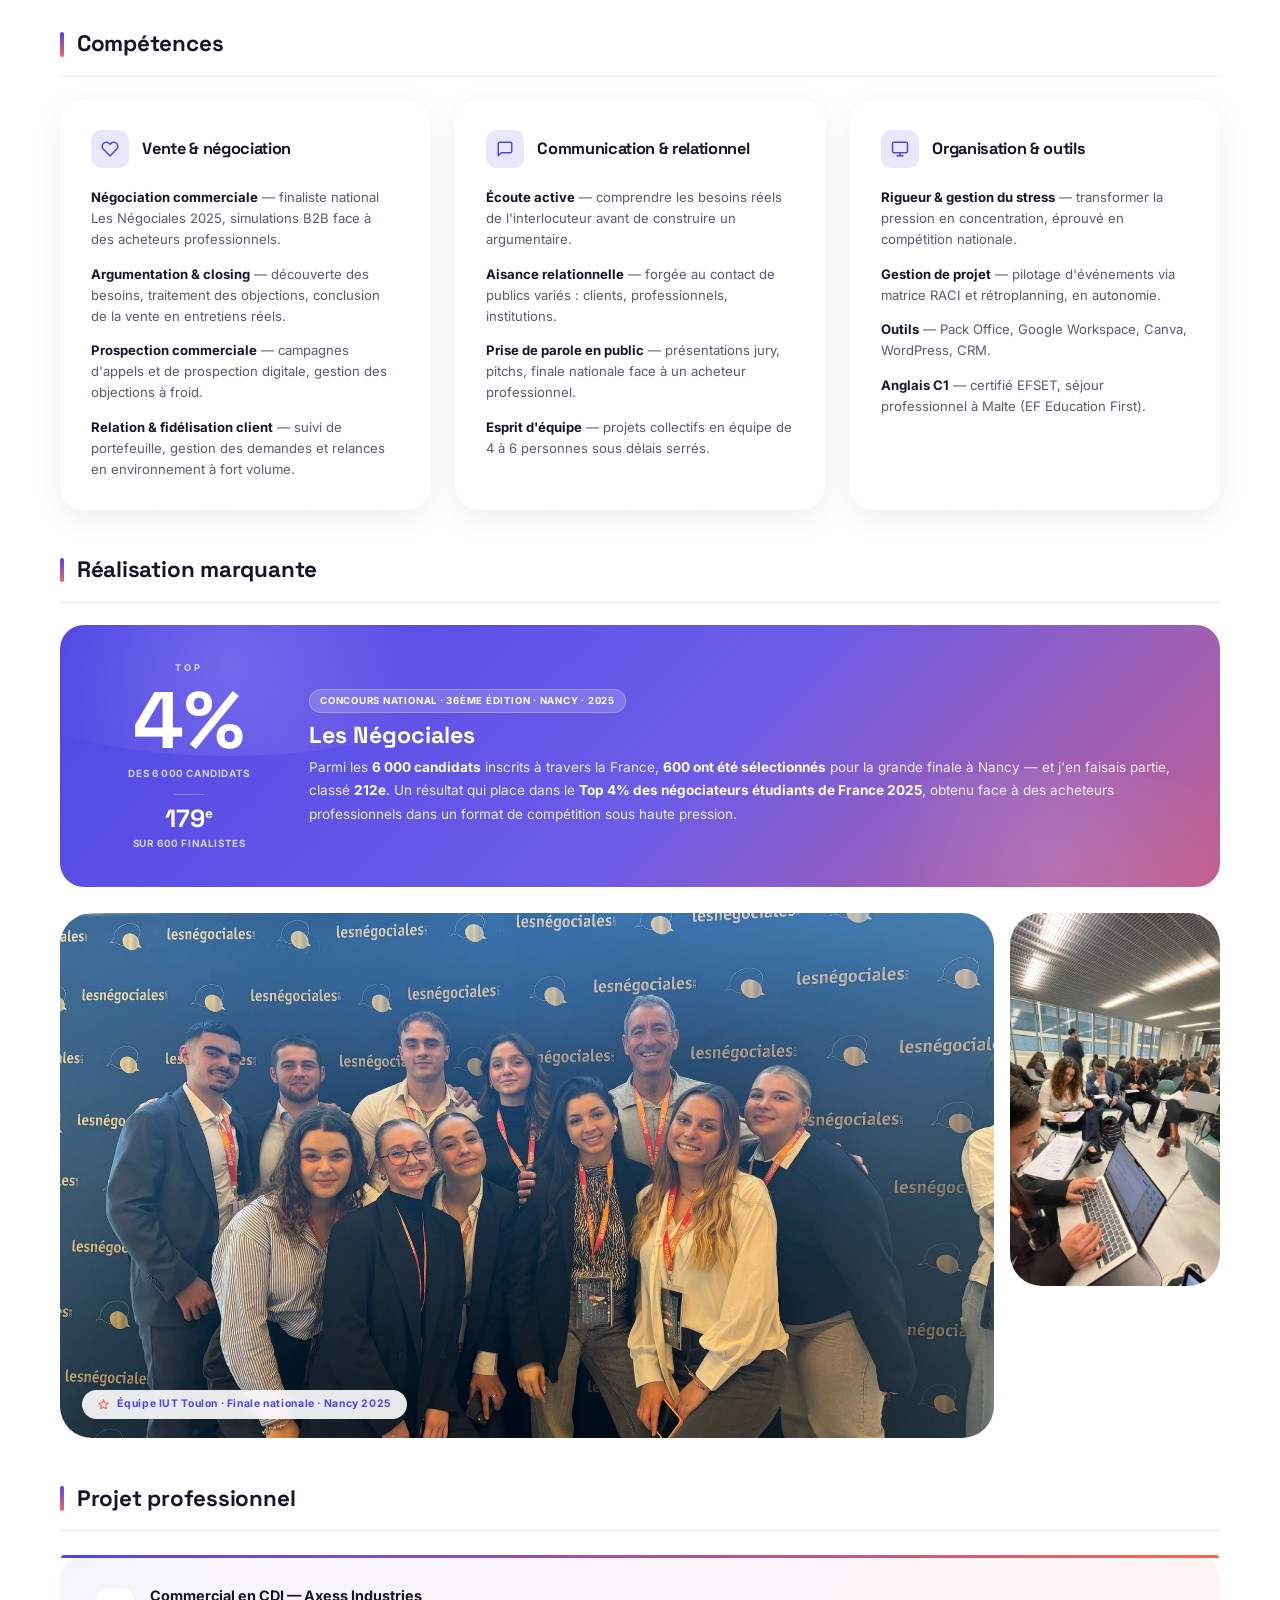
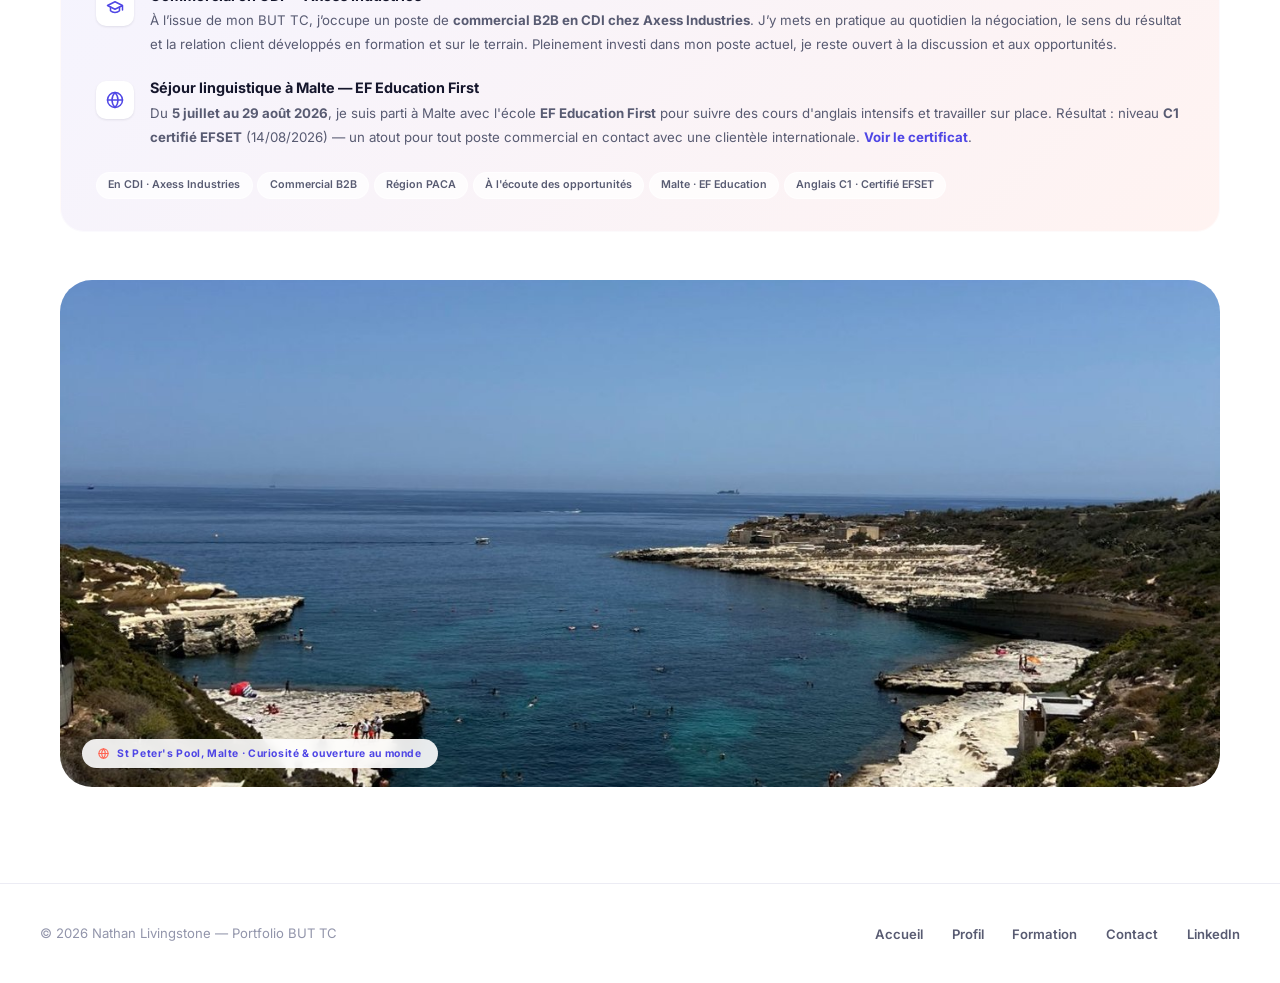
<file: profil.html>
<!DOCTYPE html>
<html lang="fr">
<head>
  <meta charset="UTF-8">
  <meta name="viewport" content="width=device-width, initial-scale=1.0">
  <meta name="description" content="Profil complet de Nathan Livingstone — diplômé BUT TC MDEE à l'IUT de Toulon. Expériences, formation, compétences. Commercial en CDI chez Axess Industries.">
  <meta name="author" content="Nathan Livingstone">
  <meta name="robots" content="index, follow">
  <meta property="og:title" content="Profil — Nathan Livingstone | Commercial">
  <meta property="og:description" content="CV complet : expériences professionnelles, formation BUT TC MDEE, finaliste Les Négociales 2025 (Top 4% national). Commercial en CDI chez Axess Industries.">
  <meta property="og:url" content="https://nathanlivingstone05.github.io/Book/profil.html">
  <meta property="og:image" content="https://nathanlivingstone05.github.io/Book/og-image.png">
  <meta property="og:image:width" content="1200">
  <meta property="og:image:height" content="630">
  <meta property="og:type" content="website">
  <meta property="og:locale" content="fr_FR">
  <title>Profil & CV — Nathan Livingstone | Commercial</title>
  <link rel="icon" type="image/svg+xml" href="favicon.svg">
  <link rel="apple-touch-icon" href="apple-touch-icon.png">
  <link rel="preconnect" href="https://fonts.googleapis.com">
  <link rel="preconnect" href="https://fonts.gstatic.com" crossorigin>
  <link rel="stylesheet" href="https://fonts.googleapis.com/css2?family=Space+Grotesk:wght@500;600;700&family=Inter:wght@400;500;600;700;800&display=swap">
  <link rel="stylesheet" href="style.css">
  <style>

    /* ═══════════════════════════════════════════
       LAYOUT
    ═══════════════════════════════════════════ */
    .profil-outer {
      max-width: 1240px;
      margin: 0 auto;
      padding: 3rem 2.5rem 6rem;
    }

    /* ═══════════════════════════════════════════
       PROFIL CARD STRIP (ex-sidebar horizontal)
    ═══════════════════════════════════════════ */
    .profil-card-strip {
      display: grid;
      grid-template-columns: 240px 1fr 1fr;
      gap: 2.5rem;
      align-items: start;
      margin-bottom: 3rem;
    }
    .profil-card-details,
    .profil-card-extra {
      display: flex;
      flex-direction: column;
    }

    /* Identité sidebar — glass */
    .sid-identity {
      background: linear-gradient(135deg, rgba(255,255,255,.7), rgba(255,255,255,.34));
      backdrop-filter: blur(20px) saturate(1.9); -webkit-backdrop-filter: blur(20px) saturate(1.9);
      border: 1px solid rgba(255,255,255,.65);
      border-radius: var(--radius-lg);
      padding: 1.8rem 1.6rem;
      margin-bottom: 1.6rem;
      position: relative;
      overflow: hidden;
      box-shadow: 0 8px 32px rgba(21,22,44,.08), inset 0 1px 0 rgba(255,255,255,.7), inset 0 -1px 0 rgba(255,255,255,.15);
    }
    .sid-identity::before {
      content: '';
      position: absolute; top: 0; left: 8%; right: 8%; height: 1px;
      background: linear-gradient(90deg, transparent, rgba(255,255,255,.9), transparent);
      pointer-events: none;
    }
    .sid-name {
      font-family: var(--font-display);
      font-size: 1.5rem; font-weight: 700;
      color: var(--ink); line-height: 1.15;
      margin-bottom: .4rem; letter-spacing: -.02em;
    }
    .sid-name span {
      color: var(--indigo);
      background: linear-gradient(100deg, var(--indigo) 15%, var(--coral) 85%);
      -webkit-background-clip: text; background-clip: text; -webkit-text-fill-color: transparent;
    }
    .sid-title {
      font-size: .72rem; font-weight: 700;
      text-transform: uppercase; letter-spacing: .08em;
      color: var(--ink-soft); line-height: 1.5;
      margin-bottom: 1rem;
    }
    .sid-avail {
      display: inline-flex; align-items: center; gap: .45rem;
      background: var(--coral-50);
      border: 1px solid rgba(255,100,82,.2);
      padding: .3rem .8rem; border-radius: 50px;
      font-size: .67rem; font-weight: 700;
      color: var(--coral-600); letter-spacing: .03em;
    }
    .avail-dot {
      width: 6px; height: 6px; border-radius: 50%;
      background: var(--coral); flex-shrink: 0;
      animation: pulse-dot 2s ease-in-out infinite;
    }
    @keyframes pulse-dot {
      0%,100% { opacity:1; transform:scale(1); }
      50% { opacity:.5; transform:scale(1.3); }
    }

    /* Blocs sidebar */
    .sidebar-block { margin-bottom: 1.4rem; }

    .sidebar-label {
      font-size: .6rem; font-weight: 700;
      text-transform: uppercase; letter-spacing: .16em;
      color: var(--indigo); margin-bottom: .7rem;
      display: flex; align-items: center; gap: .6rem;
    }
    .sidebar-label::after {
      content: ''; flex: 1; height: 1px; background: var(--indigo-100);
    }

    /* Contact */
    .contact-item {
      display: flex; align-items: center; gap: .7rem;
      padding: .42rem 0; border-bottom: 1px solid var(--border);
      font-size: .81rem; color: var(--ink-soft);
    }
    .contact-item:last-child { border-bottom: none; }
    .contact-item a { color: inherit; text-decoration: none; transition: var(--transition); }
    .contact-item a:hover { color: var(--indigo); }
    .contact-icon {
      width: 26px; height: 26px; border-radius: 6px;
      background: var(--indigo-100); display: flex;
      align-items: center; justify-content: center;
      color: var(--indigo); flex-shrink: 0;
    }

    /* Langues */
    .lang-row {
      display: flex; align-items: center; justify-content: space-between;
      padding: .5rem 0; border-bottom: 1px solid var(--border);
    }
    .lang-row:last-child { border-bottom: none; }
    .lang-row-name { font-size: .84rem; font-weight: 600; color: var(--ink); }
    .lang-badge {
      font-size: .62rem; font-weight: 700; color: var(--indigo);
      text-transform: uppercase; letter-spacing: .05em;
      padding: .16rem .55rem;
      background: var(--indigo-100); border-radius: 50px;
    }

    /* Skill chips */
    .skill-chips { display: flex; flex-wrap: wrap; gap: .28rem; }
    .skill-chip {
      padding: .22rem .65rem;
      background: var(--bg-soft); color: var(--ink-soft);
      font-size: .67rem; font-weight: 600; border-radius: 50px;
      border: 1px solid var(--border); transition: var(--transition); cursor: default;
    }
    .skill-chip:hover { background: var(--indigo-100); color: var(--indigo-900); border-color: transparent; }

    /* Intérêts */
    .interest-row {
      display: flex; align-items: flex-start; gap: .55rem;
      padding: .3rem 0; font-size: .8rem; color: var(--ink-soft); line-height: 1.5;
    }
    .interest-dot {
      width: 5px; height: 5px; border-radius: 50%;
      background: linear-gradient(135deg, var(--indigo), var(--coral));
      flex-shrink: 0; margin-top: .42rem;
    }

    /* ═══════════════════════════════════════════
       MAIN
    ═══════════════════════════════════════════ */
    .profil-main { min-width: 0; }

    /* Action buttons (Print / Download CV) */
    .profil-actions { margin-bottom: 2.2rem; display: flex; flex-wrap: wrap; gap: .7rem; }
    .btn-print, .btn-cv {
      -webkit-appearance: none; appearance: none;
      display: inline-flex; align-items: center; gap: .5rem;
      padding: .65rem 1.5rem;
      font-family: var(--font-body); font-size: .78rem;
      font-weight: 700; letter-spacing: .01em;
      border-radius: 50px; cursor: pointer; border: none;
      transition: var(--transition);
      text-decoration: none;
    }
    .btn-print {
      background: linear-gradient(135deg, rgba(255,255,255,.68), rgba(255,255,255,.32));
      backdrop-filter: blur(16px) saturate(1.8); -webkit-backdrop-filter: blur(16px) saturate(1.8);
      border: 1px solid rgba(255,255,255,.6); color: var(--ink);
      box-shadow: 0 6px 20px rgba(21,22,44,.07), inset 0 1px 0 rgba(255,255,255,.6);
    }
    .btn-print:hover { color: var(--indigo); transform: translateY(-2px); }
    .btn-cv {
      background: var(--indigo);
      color: var(--white);
      box-shadow: var(--shadow-indigo);
    }
    .btn-cv:hover {
      transform: translateY(-2px);
      background: var(--indigo-700);
      box-shadow: 0 18px 40px rgba(79,70,229,.34);
      color: var(--white);
    }
    .btn-print svg, .btn-cv svg { width: 13px; height: 13px; }

    /* Bande identité — glass */
    .identity-strip {
      display: grid; grid-template-columns: repeat(4,1fr);
      gap: 0; border-radius: var(--radius-lg);
      overflow: hidden;
      border: 1px solid rgba(255,255,255,.6);
      margin-bottom: 2.4rem;
      background: linear-gradient(135deg, rgba(255,255,255,.6), rgba(255,255,255,.28));
      backdrop-filter: blur(20px) saturate(1.9); -webkit-backdrop-filter: blur(20px) saturate(1.9);
      box-shadow: 0 8px 32px rgba(21,22,44,.07), inset 0 1px 0 rgba(255,255,255,.7);
    }
    .id-stat {
      padding: 1.2rem 1.4rem;
      text-align: center;
      border-right: 1px solid rgba(255,255,255,.5);
    }
    .id-stat:last-child { border-right: none; }
    .id-val {
      font-family: var(--font-display); font-size: 1.5rem;
      font-weight: 700; color: var(--ink); line-height: 1;
      margin-bottom: .25rem; letter-spacing: -.02em;
    }
    .id-val sup { font-size: .7em; vertical-align: super; }
    .id-val .gold {
      color: var(--indigo);
      background: linear-gradient(100deg, var(--indigo) 15%, var(--coral) 85%);
      -webkit-background-clip: text; background-clip: text; -webkit-text-fill-color: transparent;
    }
    .id-label {
      font-size: .65rem; font-weight: 700; text-transform: uppercase;
      letter-spacing: .06em; color: var(--ink-faint); line-height: 1.4;
    }

    /* Section titre */
    .profil-section { margin-bottom: 2.6rem; }
    .profil-section:last-child { margin-bottom: 0; }

    .section-title {
      font-family: var(--font-display); font-size: 1.4rem;
      font-weight: 700; color: var(--ink);
      margin-bottom: 1.4rem; padding-bottom: .8rem;
      border-bottom: 1px solid var(--border);
      display: flex; align-items: center; gap: .8rem;
      letter-spacing: -.01em;
    }
    .section-title::before {
      content: ''; width: 4px; height: 1.1em;
      background: linear-gradient(to bottom, var(--indigo), var(--coral));
      border-radius: 2px; flex-shrink: 0;
    }

    /* Présentation */
    .intro-card {
      background: linear-gradient(135deg, rgba(255,255,255,.7), rgba(255,255,255,.34));
      backdrop-filter: blur(20px) saturate(1.9); -webkit-backdrop-filter: blur(20px) saturate(1.9);
      border-radius: var(--radius-lg);
      padding: 1.8rem 2rem;
      border: 1px solid rgba(255,255,255,.65);
      box-shadow: 0 8px 32px rgba(21,22,44,.06), inset 0 1px 0 rgba(255,255,255,.7);
    }
    .intro-card p {
      font-size: .92rem; color: var(--ink-soft);
      line-height: 1.88; margin: 0 0 1rem; max-width: 100%;
    }
    .intro-card p:last-of-type { margin-bottom: 0; }
    .quality-row {
      display: flex; gap: .4rem; flex-wrap: wrap; margin-top: 1.2rem;
    }
    .quality-tag {
      padding: .3rem .85rem;
      background: linear-gradient(135deg, var(--indigo-100), var(--coral-50));
      color: var(--indigo-900); font-size: .68rem; font-weight: 700;
      border-radius: 50px; text-transform: uppercase; letter-spacing: .05em;
      transition: transform .25s var(--ease), box-shadow .3s var(--ease);
      cursor: default;
    }
    .quality-tag:hover { transform: translateY(-2px); box-shadow: var(--shadow-sm); }

    /* Timeline */
    .timeline { position: relative; padding-left: 1.8rem; }
    .timeline::before {
      content: ''; position: absolute; left: .35rem;
      top: .6rem; bottom: .6rem; width: 1px;
      background: linear-gradient(to bottom, var(--indigo-100), var(--border) 80%, transparent);
    }

    .tl-item { position: relative; padding-bottom: 2.2rem; transition: transform .35s var(--ease); }
    .tl-item:last-child { padding-bottom: 0; }
    .tl-item:hover { transform: translateX(3px); }

    .tl-dot {
      position: absolute; left: -1.53rem; top: .45rem;
      width: 10px; height: 10px; border-radius: 50%;
      background: linear-gradient(135deg, var(--indigo), var(--coral)); border: 2px solid var(--white);
      box-shadow: 0 0 0 2px var(--indigo-100); transition: all .35s var(--ease);
    }
    .tl-item:hover .tl-dot { box-shadow: 0 0 0 4px var(--indigo-100); transform: scale(1.25); }

    .tl-header {
      display: flex; align-items: flex-start;
      justify-content: space-between; gap: 1rem;
      margin-bottom: .4rem;
    }
    .tl-company {
      font-size: .98rem; font-weight: 700;
      color: var(--ink); line-height: 1.3;
      transition: color .25s var(--ease);
    }
    .tl-item:hover .tl-company { color: var(--indigo); }
    .tl-date {
      font-size: .67rem; font-weight: 700;
      text-transform: uppercase; letter-spacing: .06em;
      color: var(--coral-600); white-space: nowrap; flex-shrink: 0;
      margin-top: .1rem;
    }
    .tl-role {
      font-size: .9rem; font-weight: 600;
      color: var(--ink-soft); margin-bottom: .6rem;
    }
    .tl-desc {
      font-size: .85rem; color: var(--ink-soft);
      line-height: 1.82; margin: 0; max-width: 100%;
    }
    .tl-tags { display: flex; flex-wrap: wrap; gap: .28rem; margin-top: .65rem; }
    .tl-tag {
      padding: .16rem .58rem;
      background: var(--bg-soft); color: var(--ink-soft); border: 1px solid var(--border);
      font-size: .62rem; font-weight: 600;
      border-radius: 50px; letter-spacing: .02em; text-transform: uppercase;
    }
    .tl-tag.accent { background: var(--indigo-100); color: var(--indigo-900); border-color: transparent; }
    .tl-media-row { display: flex; gap: 1.2rem; align-items: flex-start; }
    .tl-media-thumb { width: 160px; flex-shrink: 0; border-radius: var(--radius-md); overflow: hidden; aspect-ratio: 4/3; }
    @media(max-width:640px) {
      .tl-media-row { flex-direction: column; }
      .tl-media-thumb { width: 100%; order: -1; }
    }

    /* Réalisation — bandeau vif façon CTA */
    .achievement-card {
      background: linear-gradient(135deg, var(--indigo) 0%, #6C5CE7 55%, var(--coral) 130%);
      border-radius: var(--radius-lg);
      padding: 2.2rem 2.6rem; position: relative; overflow: hidden;
      display: grid; grid-template-columns: 175px 1fr;
      gap: 2rem; align-items: center;
    }
    .achievement-card::before {
      content: ''; position: absolute; top: -20%; left: -8%; width: 45%; height: 70%;
      border-radius: 50%;
      background: radial-gradient(circle, rgba(255,255,255,.16), transparent 70%);
      pointer-events: none;
    }
    .achievement-card::after {
      content: ''; position: absolute; bottom: -20%; right: -5%; width: 40%; height: 65%;
      border-radius: 50%;
      background: radial-gradient(circle, rgba(255,255,255,.12), transparent 70%);
      pointer-events: none;
    }
    .ach-rank {
      text-align: center;
      font-family: var(--font-display);
      font-size: clamp(3.6rem, 7vw, 5rem); font-weight: 700;
      color: var(--white); line-height: 1;
    }
    .ach-rank sup { font-size: 1.3rem; vertical-align: super; }
    .ach-rank-sub {
      font-size: .62rem; font-weight: 700;
      text-transform: uppercase; letter-spacing: .06em;
      color: rgba(255,255,255,.75); margin-top: .2rem; text-align: center;
    }
    .ach-badge {
      display: inline-block; padding: .18rem .65rem;
      background: rgba(255,255,255,.18); color: var(--white);
      font-size: .6rem; font-weight: 700; border-radius: 50px;
      letter-spacing: .08em; text-transform: uppercase;
      margin-bottom: .55rem; border: 1px solid rgba(255,255,255,.25);
    }
    .ach-title {
      color: var(--white); font-family: var(--font-display);
      font-size: 1.45rem; font-weight: 700; margin-bottom: .35rem; line-height: 1.2;
    }
    .ach-desc {
      color: rgba(255,255,255,.88); font-size: .85rem;
      line-height: 1.75; margin: 0; max-width: 100%;
    }
    .ach-desc strong { color: var(--white); }

    /* Projet pro */
    .project-card {
      background: linear-gradient(135deg, var(--indigo-50) 0%, var(--coral-50) 100%);
      border-radius: var(--radius-lg); padding: 2rem 2.2rem;
      border: 1px solid rgba(255,255,255,.6); position: relative;
    }
    .project-card::before {
      content: ''; position: absolute; top: 0; left: 0; right: 0; height: 3px;
      background: linear-gradient(90deg, var(--indigo), var(--coral));
      border-radius: var(--radius-lg) var(--radius-lg) 0 0;
    }
    .project-items { display: flex; flex-direction: column; gap: 1.4rem; }
    .project-item { display: flex; gap: 1rem; align-items: flex-start; }
    .project-icon {
      width: 38px; height: 38px; border-radius: 10px; flex-shrink: 0;
      background: var(--white); border: 1px solid rgba(255,255,255,.7);
      display: flex; align-items: center; justify-content: center;
      color: var(--indigo); margin-top: .1rem; box-shadow: var(--shadow-sm);
    }
    .project-content {}
    .project-name {
      font-size: .9rem; font-weight: 700; color: var(--ink);
      margin-bottom: .25rem; line-height: 1.3;
    }
    .project-desc {
      font-size: .83rem; color: var(--ink-soft);
      line-height: 1.78; margin: 0; max-width: 100%;
    }
    .pp-tags { display: flex; flex-wrap: wrap; gap: .3rem; margin-top: 1.4rem; }
    .pp-tag {
      padding: .22rem .7rem;
      background: rgba(255,255,255,.7); color: var(--ink-soft);
      font-size: .67rem; font-weight: 600; border-radius: 50px;
      border: 1px solid rgba(255,255,255,.7);
    }

    /* ═══════════════════════════════════════════
       COMPÉTENCES — grille de 3 cartes glass
    ═══════════════════════════════════════════ */
    .comp-grid { display: grid; grid-template-columns: repeat(3,1fr); gap: 1.6rem; }
    .comp-card {
      background: linear-gradient(135deg, rgba(255,255,255,.7), rgba(255,255,255,.34));
      backdrop-filter: blur(20px) saturate(1.9); -webkit-backdrop-filter: blur(20px) saturate(1.9);
      border-radius: var(--radius-lg);
      padding: 1.8rem 1.9rem; border: 1px solid rgba(255,255,255,.65);
      transition: var(--transition-slow); position: relative; overflow: hidden; will-change: transform;
      box-shadow: 0 8px 32px rgba(21,22,44,.07), inset 0 1px 0 rgba(255,255,255,.7);
    }
    .comp-card::before {
      content: ''; position: absolute; top: 0; left: 8%; right: 8%; height: 1px;
      background: linear-gradient(90deg, transparent, rgba(255,255,255,.9), transparent);
      pointer-events: none;
    }
    .comp-card:hover { transform: translateY(-4px); box-shadow: 0 16px 40px rgba(21,22,44,.12); }
    .comp-card-header { display: flex; align-items: center; gap: .8rem; margin-bottom: 1.2rem; }
    .comp-icon {
      width: 38px; height: 38px; border-radius: 10px; flex-shrink: 0;
      background: var(--indigo-100); color: var(--indigo);
      display: flex; align-items: center; justify-content: center;
    }
    .comp-card-header h3 {
      font-family: var(--font-display); font-size: 1.02rem; font-weight: 700;
      color: var(--ink); margin: 0;
    }
    .comp-list { list-style: none; padding: 0; margin: 0; display: flex; flex-direction: column; gap: .85rem; }
    .comp-list li { font-size: .82rem; color: var(--ink-soft); line-height: 1.6; }
    .comp-list li strong { color: var(--ink); }
    @media(max-width:900px) { .comp-grid { grid-template-columns: 1fr; } }

    /* ═══════════════════════════════════════════
       RESPONSIVE
    ═══════════════════════════════════════════ */
    @media(max-width:800px) {
      .profil-card-strip { grid-template-columns: 1fr 1fr; }
      .sid-identity { grid-column: 1 / -1; }
      .identity-strip { grid-template-columns: repeat(2,1fr); }
      .achievement-card { grid-template-columns: 1fr; gap: 1.4rem; }
      .ach-rank { text-align: left; display: inline; font-size: 2.8rem; }
      .ach-rank-sub { display: inline; margin-left: .4rem; font-size: .6rem; }
    }
    @media(max-width:540px) {
      .profil-outer { padding: 1.8rem 1.2rem 4rem; }
      .profil-card-strip { grid-template-columns: 1fr; }
      .identity-strip { grid-template-columns: 1fr 1fr; }
      .achievement-card { padding: 1.6rem; }
    }
    @media(max-width:420px) {
      .identity-strip { grid-template-columns: 1fr; }
      .id-stat { border-right: none; border-bottom: 1px solid rgba(255,255,255,.5); }
      .id-stat:last-child { border-bottom: none; }
    }

    /* ═══════════════════════════════════════════
       ÉDITORIAL HERO — clair, avec halos indigo/corail
    ═══════════════════════════════════════════ */
    .profil-hero {
      position: relative;
      overflow: hidden;
      padding: 8rem 2.5rem 4.5rem;
      isolation: isolate;
    }
    .profil-hero::before {
      content: '';
      position: absolute; top: -12%; right: -8%; width: 55%; height: 62%;
      border-radius: 50%;
      background: radial-gradient(circle, rgba(79,70,229,.18) 0%, transparent 70%);
      pointer-events: none; filter: blur(10px); z-index: 0;
    }
    .profil-hero::after {
      content: '';
      position: absolute; bottom: -18%; left: -10%; width: 50%; height: 58%;
      border-radius: 50%;
      background: radial-gradient(circle, rgba(255,100,82,.16) 0%, transparent 70%);
      pointer-events: none; filter: blur(10px); z-index: 0;
    }
    .profil-hero-inner {
      max-width: 1200px;
      margin: 0 auto;
      position: relative;
      z-index: 1;
    }
    .profil-hero-meta {
      display: flex;
      justify-content: space-between;
      align-items: baseline;
      gap: 1rem;
      margin-bottom: 3rem;
      font-family: var(--font-body);
      font-size: .68rem;
      font-weight: 700;
      letter-spacing: .1em;
      color: var(--indigo);
    }
    .profil-hero-meta-line {
      flex: 1;
      height: 1px;
      background: linear-gradient(90deg, transparent, var(--border), transparent);
    }
    .profil-hero-name {
      font-family: var(--font-display);
      font-size: clamp(3.4rem, 10vw, 8rem);
      font-weight: 700;
      color: var(--ink);
      line-height: 1.14;
      letter-spacing: -.03em;
      margin: 0;
    }
    .profil-hero-name .first {
      display: block;
    }
    .profil-hero-name .last {
      display: block;
      font-weight: 700;
      color: var(--indigo);
      background: linear-gradient(100deg, var(--indigo) 15%, var(--coral) 85%);
      -webkit-background-clip: text; background-clip: text; -webkit-text-fill-color: transparent;
    }
    .profil-hero-tagline {
      font-family: var(--font-body);
      font-size: clamp(1.05rem, 1.8vw, 1.3rem);
      font-weight: 600;
      color: var(--coral-600);
      max-width: 660px;
      margin-top: 2rem;
      line-height: 1.55;
    }
    .profil-hero-bottom {
      display: flex;
      justify-content: space-between;
      align-items: flex-end;
      gap: 2rem;
      margin-top: 3rem;
      flex-wrap: wrap;
    }
    .profil-hero-bottom-left {
      display: flex;
      flex-direction: column;
      gap: .5rem;
      font-family: var(--font-body);
      font-size: .8rem;
      color: var(--ink-soft);
      font-weight: 500;
    }
    .profil-hero-bottom-left strong {
      color: var(--ink);
      font-weight: 700;
    }
    .profil-hero-anchor {
      display: inline-flex;
      align-items: center;
      gap: .55rem;
      font-family: var(--font-body);
      font-size: .74rem;
      font-weight: 700;
      color: var(--indigo-700);
      padding: .65rem 1.4rem;
      border-radius: 50px;
      background: linear-gradient(135deg, rgba(255,255,255,.62), rgba(255,255,255,.28));
      backdrop-filter: blur(20px) saturate(1.9); -webkit-backdrop-filter: blur(20px) saturate(1.9);
      border: 1px solid rgba(255,255,255,.65);
      box-shadow: 0 8px 24px rgba(21,22,44,.08), inset 0 1px 0 rgba(255,255,255,.7);
      transition: var(--transition);
    }
    .profil-hero-anchor:hover {
      transform: translateY(-2px);
    }
    .profil-hero-anchor svg {
      width: 12px; height: 12px;
      transition: transform .35s var(--ease);
    }
    .profil-hero-anchor:hover svg { transform: translateY(3px); }
    @media (max-width: 768px) {
      .profil-hero { padding: 6rem 1.5rem 3.5rem; }
      .profil-hero-meta { margin-bottom: 2.2rem; flex-direction: column; align-items: flex-start; }
      .profil-hero-meta-line { display: none; }
      .profil-hero-tagline { margin-top: 1.4rem; }
      .profil-hero-bottom { margin-top: 2.2rem; }
    }

    /* ═══════════════════════════════════════════
       RECOMMANDATIONS — quote blocks clairs
    ═══════════════════════════════════════════ */
    .reco-grid { display: grid; grid-template-columns: 1fr 1fr; gap: 1.6rem; }
    @media(max-width: 900px) { .reco-grid { grid-template-columns: 1fr; } }

    /* Photo Négociales — banniere + portrait cote a cote */
    .neg-photo-grid { display: grid; grid-template-columns: 1fr 210px; gap: 1rem; margin-top: 1.6rem; }
    @media(max-width: 700px) { .neg-photo-grid { grid-template-columns: 1fr; } }
    .reco-block {
      background: linear-gradient(135deg, var(--indigo-50) 0%, var(--coral-50) 100%);
      border-radius: var(--radius-lg);
      padding: 2.4rem 2.6rem;
      position: relative;
      border: 1px solid rgba(255,255,255,.6);
      overflow: hidden;
      isolation: isolate;
    }
    .reco-block::before {
      content: '"';
      position: absolute;
      top: -1.5rem;
      left: 1.4rem;
      font-family: var(--font-display);
      font-size: 9rem;
      font-weight: 700;
      color: var(--indigo);
      opacity: .14;
      line-height: 1;
      pointer-events: none;
      z-index: 0;
    }
    .reco-quote {
      font-family: var(--font-body);
      font-weight: 600;
      font-size: clamp(1.05rem, 1.8vw, 1.3rem);
      color: var(--ink);
      line-height: 1.65;
      max-width: 100%;
      margin: 0 0 1.3rem;
      position: relative;
      z-index: 1;
    }
    .reco-cite {
      display: flex;
      align-items: center;
      gap: .8rem;
      padding-top: 1.2rem;
      border-top: 1px solid rgba(255,255,255,.6);
      position: relative;
      z-index: 1;
    }
    .reco-cite-name {
      font-family: var(--font-body);
      font-size: .85rem;
      font-weight: 700;
      color: var(--ink);
    }
    .reco-cite-role {
      font-family: var(--font-body);
      font-size: .72rem;
      font-weight: 500;
      color: var(--ink-soft);
    }
    .reco-cite-divider {
      width: 4px;
      height: 4px;
      background: var(--coral);
      border-radius: 50%;
      flex-shrink: 0;
    }

    /* Print */
    @media print {
      .nav, .footer, .scroll-top, .nav-overlay, .breadcrumbs, .profil-actions, .profil-hero-anchor { display: none !important; }
      .profil-hero { padding: 1.5rem; min-height: auto; background: white; color: black; }
      .profil-hero::before, .profil-hero::after { display: none; }
      .profil-hero-name, .profil-hero-name .first, .profil-hero-name .last {
        color: black !important;
        -webkit-text-fill-color: black !important;
        background: none !important;
        font-size: 2.5rem !important;
      }
      .profil-outer { padding: 1rem; }
      .profil-card-strip { grid-template-columns: 1fr 1fr 1fr; }
      .tl-item, .achievement-card, .project-card, .intro-card, .reco-block { page-break-inside: avoid; }
    }
  </style>
</head>
<body>

  <!-- ═══════════════════════════════════════════
       HERO ÉDITORIAL — typographie monumentale
       Pattern issu MCP magic 21st.dev (adapté vanilla)
       ═══════════════════════════════════════════ -->
  <section class="profil-hero">
    <div class="profil-hero-inner">
      <div class="profil-hero-meta">
        <span>/ Profil &amp; CV</span>
        <span class="profil-hero-meta-line" aria-hidden="true"></span>
        <span>2026 · La Garde, Var</span>
      </div>

      <h1 class="profil-hero-name">
        <span class="first">Nathan</span>
        <span class="last">Livingstone</span>
      </h1>

      <p class="profil-hero-tagline">
        Diplômé en commerce, finaliste national des Négociales 2025,
        commercial B2B chez Axess Industries.
      </p>

      <div class="profil-hero-bottom">
        <div class="profil-hero-bottom-left">
          <span><strong>BUT TC · MDEE</strong> — IUT de Toulon</span>
          <span>Commercial B2B en CDI · Axess Industries</span>
        </div>
        <a href="#presentation" class="profil-hero-anchor">
          Lire le profil
          <svg xmlns="http://www.w3.org/2000/svg" viewBox="0 0 24 24" fill="none" stroke="currentColor" stroke-width="2.5" stroke-linecap="round" stroke-linejoin="round"><path d="M12 5v14"/><path d="m19 12-7 7-7-7"/></svg>
        </a>
      </div>
    </div>
  </section>

  <div class="breadcrumbs">
    <a href="index.html">Accueil</a><span class="separator">›</span>
    <span>Profil</span>
  </div>

  <div class="profil-outer">

    <!-- ══════════════════════════════
         SIDEBAR
    ══════════════════════════════ -->
    <div class="profil-card-strip fade-in">

      <!-- COL 1 — Identité -->
      <div class="sid-identity">
        <div class="sid-name">Nathan<br><span>Livingstone</span></div>
        <div class="sid-title">Commercial<br>Vente & Relation Client</div>
        <div class="sid-avail">
          <span class="avail-dot"></span>
          En poste · Axess Industries
        </div>
      </div>

      <!-- COL 2 — Contact + Langues -->
      <div class="profil-card-details">
      <div class="sidebar-block">
        <div class="sidebar-label">Contact</div>
        <div class="contact-item">
          <div class="contact-icon">
            <svg xmlns="http://www.w3.org/2000/svg" width="12" height="12" viewBox="0 0 24 24" fill="none" stroke="currentColor" stroke-width="2" stroke-linecap="round" stroke-linejoin="round"><path d="M22 16.92v3a2 2 0 0 1-2.18 2 19.79 19.79 0 0 1-8.63-3.07A19.5 19.5 0 0 1 4.5 12.5a19.79 19.79 0 0 1-3.07-8.67A2 2 0 0 1 3.41 2h3a2 2 0 0 1 2 1.72c.127.96.361 1.903.7 2.81a2 2 0 0 1-.45 2.11L7.91 9.91a16 16 0 0 0 6.29 6.29l1.28-1.28a2 2 0 0 1 2.11-.45c.907.339 1.85.573 2.81.7A2 2 0 0 1 22 16.92z"/></svg>
          </div>
          <span>06 45 20 77 86</span>
        </div>
        <div class="contact-item">
          <div class="contact-icon">
            <svg xmlns="http://www.w3.org/2000/svg" width="12" height="12" viewBox="0 0 24 24" fill="none" stroke="currentColor" stroke-width="2" stroke-linecap="round" stroke-linejoin="round"><rect width="20" height="16" x="2" y="4" rx="2"/><path d="m22 7-8.97 5.7a1.94 1.94 0 0 1-2.06 0L2 7"/></svg>
          </div>
          <a href="mailto:livingstonenat@gmail.com">livingstonenat@gmail.com</a>
        </div>
        <div class="contact-item">
          <div class="contact-icon">
            <svg xmlns="http://www.w3.org/2000/svg" width="12" height="12" viewBox="0 0 24 24" fill="none" stroke="currentColor" stroke-width="2" stroke-linecap="round" stroke-linejoin="round"><path d="M20 10c0 6-8 12-8 12s-8-6-8-12a8 8 0 0 1 16 0Z"/><circle cx="12" cy="10" r="3"/></svg>
          </div>
          <span>La Garde, Var (83)</span>
        </div>
        <div class="contact-item">
          <div class="contact-icon">
            <svg xmlns="http://www.w3.org/2000/svg" width="12" height="12" viewBox="0 0 24 24" fill="none" stroke="currentColor" stroke-width="2" stroke-linecap="round" stroke-linejoin="round"><rect width="18" height="18" x="3" y="4" rx="2"/><line x1="16" x2="16" y1="2" y2="6"/><line x1="8" x2="8" y1="2" y2="6"/><line x1="3" x2="21" y1="10" y2="10"/></svg>
          </div>
          <span>Né le 24 novembre 2004 · 21 ans</span>
        </div>
      </div>

      <!-- Langues -->
      <div class="sidebar-block">
        <div class="sidebar-label">Langues</div>
        <div class="lang-row">
          <span class="lang-row-name">Français</span>
          <span class="lang-badge">Natif</span>
        </div>
        <div class="lang-row">
          <span class="lang-row-name">Anglais</span>
          <span class="lang-badge">C1</span>
        </div>
        <a href="Certificat-EFSET-C1.pdf" target="_blank" style="display:inline-flex;align-items:center;gap:.35rem;margin-top:.5rem;font-size:.65rem;font-weight:600;color:var(--indigo);text-decoration:none;">
          <svg xmlns="http://www.w3.org/2000/svg" width="11" height="11" viewBox="0 0 24 24" fill="none" stroke="currentColor" stroke-width="2" stroke-linecap="round" stroke-linejoin="round"><path d="M14 2H6a2 2 0 0 0-2 2v16a2 2 0 0 0 2 2h12a2 2 0 0 0 2-2V8z"/><path d="M14 2v6h6"/></svg>
          Certificat EFSET C1
        </a>
      </div>

      </div><!-- /profil-card-details -->

      <!-- COL 3 — Compétences + Intérêts -->
      <div class="profil-card-extra">
      <div class="sidebar-block">
        <div class="sidebar-label">Compétences clés</div>
        <div class="skill-chips">
          <span class="skill-chip">Négociation B2B</span>
          <span class="skill-chip">Marketing stratégique</span>
          <span class="skill-chip">SEO & Audit digital</span>
          <span class="skill-chip">Vente conseil</span>
          <span class="skill-chip">Développement commercial</span>
          <span class="skill-chip">CRM</span>
          <span class="skill-chip">Gestion de projet</span>
          <span class="skill-chip">Pack Office</span>
          <span class="skill-chip">Canva</span>
          <span class="skill-chip">WordPress</span>
          <span class="skill-chip">Relation client</span>
          <span class="skill-chip">Événementiel</span>
        </div>
      </div>

      <!-- Centres d'intérêt -->
      <div class="sidebar-block">
        <div class="sidebar-label">Centres d'intérêt</div>
        <div class="interest-row">
          <span class="interest-dot"></span>
          <span><strong>Sport</strong> — ski, vélo, randonnée, natation, musculation</span>
        </div>
        <div class="interest-row">
          <span class="interest-dot"></span>
          <span><strong>Informatique</strong> — assemblage PC, nouvelles technologies</span>
        </div>
        <div class="interest-row">
          <span class="interest-dot"></span>
          <span><strong>Finance & marchés</strong> — investissement, marchés financiers</span>
        </div>
        <div class="interest-row">
          <span class="interest-dot"></span>
          <span><strong>Voyages</strong> — séjour linguistique à Malte, été 2026 (EF Education)</span>
        </div>
      </div>

      </div><!-- /profil-card-extra -->

    </div><!-- /profil-card-strip -->

    <!-- ══════════════════════════════
         MAIN
    ══════════════════════════════ -->
    <main class="profil-main">

      <!-- Bouton imprimer -->
      <div class="profil-actions">
        <a href="CV-Nathan-Livingstone.pdf" download class="btn-cv">
          <svg xmlns="http://www.w3.org/2000/svg" viewBox="0 0 24 24" fill="none" stroke="currentColor" stroke-width="2.2" stroke-linecap="round" stroke-linejoin="round"><path d="M21 15v4a2 2 0 0 1-2 2H5a2 2 0 0 1-2-2v-4"/><polyline points="7 10 12 15 17 10"/><line x1="12" x2="12" y1="15" y2="3"/></svg>
          Télécharger mon CV
        </a>
        <button class="btn-print" onclick="window.print()">
          <svg xmlns="http://www.w3.org/2000/svg" viewBox="0 0 24 24" fill="none" stroke="currentColor" stroke-width="2" stroke-linecap="round" stroke-linejoin="round"><polyline points="6 9 6 2 18 2 18 9"/><path d="M6 18H4a2 2 0 0 1-2-2v-5a2 2 0 0 1 2-2h16a2 2 0 0 1 2 2v5a2 2 0 0 1-2 2h-2"/><rect width="12" height="8" x="6" y="14"/></svg>
          Imprimer la page
        </button>
      </div>

      <!-- Bande d'identité -->
      <div class="identity-strip fade-in">
        <div class="id-stat">
          <div class="id-val"><span data-count="21">21</span> <span style="font-size:.9rem">ans</span></div>
          <div class="id-label">La Garde · Var (83)</div>
        </div>
        <div class="id-stat">
          <div class="id-val" style="font-size:1.2rem">BUT TC</div>
          <div class="id-label">Parcours MDEE · IUT Toulon</div>
        </div>
        <div class="id-stat">
          <div class="id-val" style="font-size:1.15rem"><span class="gold">Top 4%</span></div>
          <div class="id-label">Négociales 2025 · 6 000 candidats</div>
        </div>
        <div class="id-stat">
          <div class="id-val"><span class="gold" style="font-size:1rem">Commercial</span></div>
          <div class="id-label">Vente & Relation Client</div>
        </div>
      </div>

      <!-- ─── Présentation ─── -->
      <div class="profil-section fade-in" id="presentation">
        <div class="section-title">Présentation</div>
        <div class="intro-card">
          <p>Titulaire d'un Baccalauréat STMG <strong>mention Bien</strong>, j'ai obtenu en 2026 un <strong>BUT Techniques de Commercialisation</strong> à l'IUT de Toulon, spécialité <strong>Marketing Digital, E-business & Entrepreneuriat</strong>. Trois ans de formation intensive combinant projets réels, stages professionnels et concours nationaux m'ont donné une vision complète du cycle commercial — de l'analyse de marché à la négociation B2B.</p>
          <p>Je suis aujourd'hui <strong>commercial B2B en CDI chez Axess Industries</strong>, en vente et en relation client. Une voie qui réunit mon goût du contact, mon sens du résultat et la rigueur que j'ai développée depuis mon Service Civique aux Finances Publiques — je reste à l'écoute des échanges et des opportunités, dans tous les secteurs.</p>
          <div class="quality-row">
            <span class="quality-tag">Ambitieux</span>
            <span class="quality-tag">Logique</span>
            <span class="quality-tag">Honnête</span>
          </div>
        </div>
      </div>

      <!-- ─── Photo de ville — Toulon, ma ville d'études ─── -->
      <div class="fade-in" style="margin-bottom:3rem;border-radius:var(--radius-xl);overflow:hidden;position:relative;aspect-ratio:21/8;">
        <img src="photo-toulon.jpg" alt="Vue panoramique de Toulon — ville d'études de Nathan Livingstone"
             style="width:100%;height:100%;object-fit:cover;display:block;" loading="lazy" decoding="async">
        <div style="position:absolute;bottom:1.2rem;left:1.4rem;background:rgba(255,255,255,.9);backdrop-filter:blur(6px);-webkit-backdrop-filter:blur(6px);border-radius:50px;padding:.35rem 1rem;display:inline-flex;align-items:center;gap:.5rem;box-shadow:0 8px 20px rgba(21,22,44,.12);">
          <svg xmlns="http://www.w3.org/2000/svg" width="11" height="11" viewBox="0 0 24 24" fill="none" stroke="#FF6452" stroke-width="2.5" stroke-linecap="round" stroke-linejoin="round"><path d="M20 10c0 6-8 12-8 12s-8-6-8-12a8 8 0 0 1 16 0Z"/><circle cx="12" cy="10" r="3"/></svg>
          <span style="font-family:var(--font-body);font-size:.65rem;font-weight:700;letter-spacing:.06em;color:var(--indigo);">Toulon · Var · IUT de Toulon</span>
        </div>
      </div>

      <!-- ─── Recommandations — moment éditorial ─── -->
      <div class="profil-section fade-in stagger-1">
        <div class="reco-grid">
          <div class="reco-block">
            <p class="reco-quote">Nathan a fait preuve d'une grande rigueur, d'une réelle capacité d'écoute et d'un sens du service qui ont marqué l'ensemble de l'équipe — qualités que je rencontre rarement chez un volontaire de cet âge.</p>
            <div class="reco-cite">
              <span class="reco-cite-name">Mme Colette Gaillard</span>
              <span class="reco-cite-divider" aria-hidden="true"></span>
              <span class="reco-cite-role">Cheffe des impôts des entreprises · DGFIP Embrun</span>
            </div>
            <p style="font-size:.72rem;color:var(--ink-faint);margin:.9rem 0 0;position:relative;z-index:1;">
              Extrait de la lettre de recommandation originale —
              <a href="contact.html" style="color:var(--indigo);text-decoration:none;font-weight:700;">disponible sur demande</a>
            </p>
          </div>
          <div class="reco-block">
            <p class="reco-quote">Par ses qualités en conseil à la clientèle et sa probité, il s'est imposé comme un élément de confiance sur qui j'ai pu compter non plus comme stagiaire, mais en tant que salarié. Nathan est un garçon ambitieux et particulièrement motivé par la poursuite de ses objectifs académiques et professionnels.</p>
            <div class="reco-cite">
              <span class="reco-cite-name">Julien Morelli</span>
              <span class="reco-cite-divider" aria-hidden="true"></span>
              <span class="reco-cite-role">Responsable des activités de loisirs · SEMLORE, Les Orres</span>
            </div>
            <p style="font-size:.72rem;color:var(--ink-faint);margin:.9rem 0 0;position:relative;z-index:1;">
              Extrait de la lettre de recommandation originale —
              <a href="contact.html" style="color:var(--indigo);text-decoration:none;font-weight:700;">disponible sur demande</a>
            </p>
          </div>
        </div>
      </div>

      <!-- ─── Expériences ─── -->
      <div class="profil-section fade-in stagger-1" id="parcours">
        <div class="section-title">Expériences professionnelles</div>
        <div class="timeline">

          <div class="tl-item">
            <div class="tl-dot"></div>
            <div class="tl-header">
              <div class="tl-company">Axess Industries</div>
              <div class="tl-date">Depuis oct. 2026 · CDI</div>
            </div>
            <div class="tl-role">Commercial B2B</div>
            <p class="tl-desc" style="margin:0 0 .65rem;">Commercial B2B en CDI au sein d'Axess Industries : vente auprès d'une clientèle professionnelle, négociation et relation client, dans la continuité de ma formation BUT TC et de mes expériences de terrain.</p>
            <div class="tl-tags">
              <span class="tl-tag accent">Vente B2B</span>
              <span class="tl-tag">Négociation</span>
              <span class="tl-tag">Relation client</span>
            </div>
          </div>

          <div class="tl-item">
            <div class="tl-dot"></div>
            <div class="tl-header">
              <div class="tl-company">One Shot Production</div>
              <div class="tl-date">Été 2025</div>
            </div>
            <div class="tl-role">Renfort technique — Pyrotechnie & événementiel</div>
            <div class="tl-media-row">
              <div style="flex:1;min-width:0;">
                <p class="tl-desc" style="margin:0 0 .65rem;">Quelques jours en renfort pour la conception et la mise en place de feux d'artifices sur plusieurs sites : <strong>Savines-le-Lac</strong>, <strong>Saint-Raphaël</strong> et le <strong>Golf de Bayard</strong> (au-dessus de Gap). Une expérience rare au cœur de la logistique événementielle pyrotechnique — rigueur, sécurité et travail en conditions réelles sur des sites publics à fort impact visuel.</p>
                <div class="tl-tags">
                  <span class="tl-tag accent">Pyrotechnie</span>
                  <span class="tl-tag">Événementiel</span>
                  <span class="tl-tag">Logistique terrain</span>
                  <span class="tl-tag">Travail en équipe</span>
                  <span class="tl-tag">Gestion des risques</span>
                </div>
              </div>
              <div class="tl-media-thumb">
                <img src="photo-feux.jpg" alt="Feux d'artifices — One Shot Production, été 2026"
                     style="width:100%;height:100%;object-fit:cover;display:block;" loading="lazy" decoding="async">
              </div>
            </div>
          </div>

          <div class="tl-item">
            <div class="tl-dot"></div>
            <div class="tl-header">
              <div class="tl-company">IUT de Toulon — Département TC</div>
              <div class="tl-date">Avr. → Juin 2025</div>
            </div>
            <div class="tl-role">Chargé de projet événementiel — Stage BUT 2</div>
            <div class="tl-media-row">
              <div style="flex:1;min-width:0;">
                <p class="tl-desc" style="margin:0 0 .65rem;">Organisation complète de l'<strong>Assemblée des Chefs de Département TC</strong>, événement national réunissant plus d'une centaine de responsables pédagogiques de toute la France. En équipe de 6 : réalisation d'un faux journal télévisé multi-chaînes monté sur <strong>Adobe Premiere Pro</strong> (~20h de montage), parcours de visite guidée de Toulon, livret d'accueil, signalétique et gestion des flux. Pilotage via matrice RACI et rétroplanning.</p>
                <div class="tl-tags">
                  <span class="tl-tag accent">Gestion de projet</span>
                  <span class="tl-tag">Adobe Premiere Pro</span>
                  <span class="tl-tag">Événementiel</span>
                  <span class="tl-tag">Communication</span>
                  <span class="tl-tag">Travail en équipe</span>
                </div>
              </div>
              <div class="tl-media-thumb">
                <img src="photo-iut.jpg" alt="Campus de l'IUT de Toulon — cadre de ma formation BUT TC"
                     style="width:100%;height:100%;object-fit:cover;display:block;" loading="lazy" decoding="async">
              </div>
            </div>
          </div>

          <div class="tl-item">
            <div class="tl-dot"></div>
            <div class="tl-header">
              <div class="tl-company">SEMLORE — Station des Orres (05)</div>
              <div class="tl-date">Janv. 2024 → Aujourd'hui</div>
            </div>
            <div class="tl-role">Employé polyvalent saisonnier</div>
            <p class="tl-desc">Vente, conseil client et animation lors des vacances scolaires, à la suite du stage. Interventions polyvalentes sur plusieurs postes selon les besoins opérationnels, dans un environnement à fort volume de clientèle française et internationale. Développement d'une vraie polyvalence commerciale en environnement touristique de montagne.</p>
            <div class="tl-tags">
              <span class="tl-tag accent">Vente</span>
              <span class="tl-tag">Accueil</span>
              <span class="tl-tag">Relation client</span>
              <span class="tl-tag">Tourisme & loisirs</span>
            </div>
          </div>

          <div class="tl-item">
            <div class="tl-dot"></div>
            <div class="tl-header">
              <div class="tl-company">SEMLORE — Station des Orres (05)</div>
              <div class="tl-date">2 → 27 janv. 2024 · 1 mois</div>
            </div>
            <div class="tl-role">Stagiaire commercial — Stage de vente BUT 1</div>
            <p class="tl-desc">Premier stage en entreprise au sein de la Société d'Économie Mixte Locale des Orres (CA hiver 22/23 : 11 M€). Immersion dans les techniques de vente en environnement touristique de montagne, compréhension de la stratégie commerciale d'un opérateur multiactivités et construction d'une première posture professionnelle.</p>
            <div class="tl-tags">
              <span class="tl-tag">Vente terrain</span>
              <span class="tl-tag">Tourisme</span>
              <span class="tl-tag">Relation client</span>
            </div>
          </div>

          <div class="tl-item">
            <div class="tl-dot"></div>
            <div class="tl-header">
              <div class="tl-company">Direction Générale des Finances Publiques — Embrun (05)</div>
              <div class="tl-date">Déc. 2022 → Août 2023 · 9 mois</div>
            </div>
            <div class="tl-role">Volontaire en Service Civique</div>
            <div class="tl-media-row">
              <div style="flex:1;min-width:0;">
                <p class="tl-desc" style="margin:0 0 .65rem;">Accueil et accompagnement des usagers au <strong>Centre des Finances Publiques d'Embrun</strong> dans leurs démarches administratives. Positionné à la <strong>Maison France Services</strong> d'Embrun en avril-mai pour guider les contribuables lors de leur déclaration d'impôts en ligne. Première immersion dans l'univers financier et fiscal — exigence de rigueur et de pédagogie face à un public très hétérogène. Mission valorisée par une lettre de recommandation de <em>Mme Colette Gaillard</em>, cheffe des impôts des entreprises.</p>
                <div class="tl-tags">
                  <span class="tl-tag accent">Finances publiques</span>
                  <span class="tl-tag">Médiation numérique</span>
                  <span class="tl-tag">Service public</span>
                  <span class="tl-tag">Accueil usagers</span>
                </div>
              </div>
              <div class="tl-media-thumb">
                <img src="photo-dgfip.jpg" alt="Centre des Finances Publiques d'Embrun — lieu de mon Service Civique"
                     style="width:100%;height:100%;object-fit:cover;display:block;" loading="lazy" decoding="async">
              </div>
            </div>
          </div>

          <div class="tl-item">
            <div class="tl-dot"></div>
            <div class="tl-header">
              <div class="tl-company">Le Refuge Étoilé — Les Orres (05)</div>
              <div class="tl-date">Déc. 2021 → Août 2023</div>
            </div>
            <div class="tl-role">Agent polyvalent en restauration</div>
            <div class="tl-media-row">
              <div style="flex:1;min-width:0;">
                <p class="tl-desc" style="margin:0 0 .65rem;">Service en salle, bar et cuisine les week-ends et lors des vacances scolaires. Premier contact avec l'exigence du service client en environnement de montagne — endurance, réactivité et sens du détail dans un cadre à fort volume et sous pression.</p>
                <div class="tl-tags">
                  <span class="tl-tag">Restauration</span>
                  <span class="tl-tag">Service client</span>
                  <span class="tl-tag">Polyvalence</span>
                </div>
              </div>
              <div class="tl-media-thumb">
                <img src="photo-refuge.jpg" alt="Le Refuge Étoilé — Les Orres, établissement où j'ai travaillé"
                     style="width:100%;height:100%;object-fit:cover;display:block;" loading="lazy" decoding="async">
              </div>
            </div>
          </div>

        </div>
      </div>

      <!-- ─── Formation ─── -->
      <div class="profil-section fade-in stagger-2">
        <div class="section-title">Formation</div>
        <div class="timeline">

          <div class="tl-item">
            <div class="tl-dot"></div>
            <div class="tl-header">
              <div class="tl-company">IUT de Toulon — Université de Toulon</div>
              <div class="tl-date">2023 → 2026</div>
            </div>
            <div class="tl-role">BUT Techniques de Commercialisation — Parcours MDEE</div>
            <p class="tl-desc">Formation bac+3 spécialisée en marketing, vente, marketing digital et e-business & entrepreneuriat. Deux stages professionnels, 11 unités d'enseignement couvrant l'ensemble du cycle commercial. Finaliste au concours national <strong>Les Négociales 2025</strong> (36ème édition).</p>
            <div class="tl-tags">
              <span class="tl-tag accent">Marketing</span>
              <span class="tl-tag accent">Vente</span>
              <span class="tl-tag">Marketing digital</span>
              <span class="tl-tag">E-business</span>
              <span class="tl-tag">Entrepreneuriat</span>
            </div>
          </div>

          <div class="tl-item">
            <div class="tl-dot"></div>
            <div class="tl-header">
              <div class="tl-company">Lycée Honoré Romane — Embrun (05)</div>
              <div class="tl-date">2019 → 2022</div>
            </div>
            <div class="tl-role">Baccalauréat STMG — Option Mercatique &nbsp;·&nbsp; <span style="color:var(--coral-600);font-weight:700">Mention Bien</span></div>
            <p class="tl-desc">Baccalauréat Technologique Sciences et Technologies du Management et de la Gestion, spécialité Mercatique. Obtenu avec mention Bien en 2022 — premier diplôme ancrant une orientation résolue vers le commerce, le marketing et la gestion.</p>
            <div class="tl-tags">
              <span class="tl-tag accent">Mention Bien</span>
              <span class="tl-tag">Mercatique</span>
              <span class="tl-tag">Management</span>
              <span class="tl-tag">Gestion</span>
            </div>
          </div>

        </div>
        <a href="formation.html" style="display:inline-flex;align-items:center;gap:.5rem;margin-top:1.4rem;font-size:.78rem;font-weight:700;color:var(--indigo);text-decoration:none;">
          Voir le détail de ma formation (UE, stages)
          <svg xmlns="http://www.w3.org/2000/svg" width="13" height="13" viewBox="0 0 24 24" fill="none" stroke="currentColor" stroke-width="2.5" stroke-linecap="round" stroke-linejoin="round"><path d="M5 12h14"/><path d="m12 5 7 7-7 7"/></svg>
        </a>
      </div>

      <!-- ─── Compétences ─── -->
      <div class="profil-section fade-in stagger-3" id="competences">
        <div class="section-title">Compétences</div>
        <div class="comp-grid">

          <div class="comp-card">
            <div class="comp-card-header">
              <div class="comp-icon">
                <svg xmlns="http://www.w3.org/2000/svg" width="18" height="18" viewBox="0 0 24 24" fill="none" stroke="currentColor" stroke-width="2" stroke-linecap="round" stroke-linejoin="round"><path d="M20.84 4.61a5.5 5.5 0 0 0-7.78 0L12 5.67l-1.06-1.06a5.5 5.5 0 0 0-7.78 7.78l1.06 1.06L12 21.23l7.78-7.78 1.06-1.06a5.5 5.5 0 0 0 0-7.78z"/></svg>
              </div>
              <h3>Vente & négociation</h3>
            </div>
            <ul class="comp-list">
              <li><strong>Négociation commerciale</strong> — finaliste national Les Négociales 2025, simulations B2B face à des acheteurs professionnels.</li>
              <li><strong>Argumentation & closing</strong> — découverte des besoins, traitement des objections, conclusion de la vente en entretiens réels.</li>
              <li><strong>Prospection commerciale</strong> — campagnes d'appels et de prospection digitale, gestion des objections à froid.</li>
              <li><strong>Relation & fidélisation client</strong> — suivi de portefeuille, gestion des demandes et relances en environnement à fort volume.</li>
            </ul>
          </div>

          <div class="comp-card">
            <div class="comp-card-header">
              <div class="comp-icon">
                <svg xmlns="http://www.w3.org/2000/svg" width="18" height="18" viewBox="0 0 24 24" fill="none" stroke="currentColor" stroke-width="2" stroke-linecap="round" stroke-linejoin="round"><path d="M21 15a2 2 0 0 1-2 2H7l-4 4V5a2 2 0 0 1 2-2h14a2 2 0 0 1 2 2z"/></svg>
              </div>
              <h3>Communication & relationnel</h3>
            </div>
            <ul class="comp-list">
              <li><strong>Écoute active</strong> — comprendre les besoins réels de l'interlocuteur avant de construire un argumentaire.</li>
              <li><strong>Aisance relationnelle</strong> — forgée au contact de publics variés : clients, professionnels, institutions.</li>
              <li><strong>Prise de parole en public</strong> — présentations jury, pitchs, finale nationale face à un acheteur professionnel.</li>
              <li><strong>Esprit d'équipe</strong> — projets collectifs en équipe de 4 à 6 personnes sous délais serrés.</li>
            </ul>
          </div>

          <div class="comp-card">
            <div class="comp-card-header">
              <div class="comp-icon">
                <svg xmlns="http://www.w3.org/2000/svg" width="18" height="18" viewBox="0 0 24 24" fill="none" stroke="currentColor" stroke-width="2" stroke-linecap="round" stroke-linejoin="round"><rect width="20" height="14" x="2" y="3" rx="2"/><path d="M8 21h8"/><path d="M12 17v4"/></svg>
              </div>
              <h3>Organisation & outils</h3>
            </div>
            <ul class="comp-list">
              <li><strong>Rigueur & gestion du stress</strong> — transformer la pression en concentration, éprouvé en compétition nationale.</li>
              <li><strong>Gestion de projet</strong> — pilotage d'événements via matrice RACI et rétroplanning, en autonomie.</li>
              <li><strong>Outils</strong> — Pack Office, Google Workspace, Canva, WordPress, CRM.</li>
              <li><strong>Anglais C1</strong> — certifié EFSET, séjour professionnel à Malte (EF Education First).</li>
            </ul>
          </div>

        </div>
      </div>

      <!-- ─── Réalisation ─── -->
      <div class="profil-section fade-in stagger-3" id="realisation">
        <div class="section-title">Réalisation marquante</div>
        <div class="achievement-card">
          <div style="text-align:center;">
            <div style="font-family:var(--font-body);font-size:.58rem;font-weight:700;letter-spacing:.3em;text-transform:uppercase;color:rgba(255,255,255,.75);margin-bottom:.1rem;">TOP</div>
            <div class="ach-rank" style="line-height:1.05;">4%</div>
            <div class="ach-rank-sub" style="margin-top:.2rem;">des 6 000 candidats</div>
            <div style="width:30px;height:1px;background:rgba(255,255,255,.3);margin:.75rem auto;"></div>
            <div style="font-family:var(--font-display);font-size:1.55rem;font-weight:700;color:var(--white);line-height:1;"><span data-count="212">212</span><sup style="font-size:.55em;vertical-align:super;">e</sup></div>
            <div class="ach-rank-sub" style="margin-top:.2rem;">sur 600 finalistes</div>
          </div>
          <div>
            <span class="ach-badge">Concours national · 36ème édition · Nancy · 2025</span>
            <div class="ach-title">Les Négociales</div>
            <p class="ach-desc">Parmi les <strong>6 000 candidats</strong> inscrits à travers la France, <strong>600 ont été sélectionnés</strong> pour la grande finale à Nancy — et j'en faisais partie, classé <strong>212e</strong>. Un résultat qui place dans le <strong>Top 4% des négociateurs étudiants de France 2025</strong>, obtenu face à des acheteurs professionnels dans un format de compétition sous haute pression.</p>
          </div>
        </div>

        <div class="neg-photo-grid">
          <div class="fade-in stagger-4" style="border-radius:var(--radius-xl);overflow:hidden;position:relative;aspect-ratio:16/9;">
            <img src="photo-negociales-nancy.jpg" alt="Équipe IUT de Toulon à la finale nationale Les Négociales, Nancy 2025"
                 style="width:100%;height:100%;object-fit:cover;display:block;" loading="lazy" decoding="async">
            <div style="position:absolute;bottom:1.2rem;left:1.4rem;background:rgba(255,255,255,.9);backdrop-filter:blur(6px);-webkit-backdrop-filter:blur(6px);border-radius:50px;padding:.35rem 1rem;display:inline-flex;align-items:center;gap:.5rem;box-shadow:0 8px 20px rgba(21,22,44,.12);">
              <svg xmlns="http://www.w3.org/2000/svg" width="11" height="11" viewBox="0 0 24 24" fill="none" stroke="#FF6452" stroke-width="2.5" stroke-linecap="round" stroke-linejoin="round"><path d="M12 2 15.09 8.26 22 9.27l-5 4.87 1.18 6.88L12 17.77l-6.18 3.25L7 14.14 2 9.27l6.91-1.01L12 2z"/></svg>
              <span style="font-family:var(--font-body);font-size:.65rem;font-weight:700;letter-spacing:.06em;color:var(--indigo);">Équipe IUT Toulon · Finale nationale · Nancy 2025</span>
            </div>
          </div>
          <div class="fade-in stagger-4" style="border-radius:var(--radius-xl);overflow:hidden;position:relative;aspect-ratio:9/16;">
            <img src="photo-negociales-prepa.jpg" alt="Préparation en équipe avant un passage devant le jury, finale des Négociales à Nancy"
                 style="width:100%;height:100%;object-fit:cover;display:block;" loading="lazy" decoding="async">
          </div>
        </div>
      </div>

      <!-- ─── Projet professionnel ─── -->
      <div class="profil-section fade-in stagger-4">
        <div class="section-title">Projet professionnel</div>
        <div class="project-card">
          <div class="project-items">

            <div class="project-item">
              <div class="project-icon">
                <svg xmlns="http://www.w3.org/2000/svg" width="18" height="18" viewBox="0 0 24 24" fill="none" stroke="currentColor" stroke-width="2" stroke-linecap="round" stroke-linejoin="round"><path d="M22 10v6M2 10l10-5 10 5-10 5z"/><path d="M6 12v5c3 3 9 3 12 0v-5"/></svg>
              </div>
              <div class="project-content">
                <div class="project-name">Commercial en CDI — Axess Industries</div>
                <p class="project-desc">À l’issue de mon BUT TC, j’occupe un poste de <strong>commercial B2B en CDI chez Axess Industries</strong>. J’y mets en pratique au quotidien la négociation, le sens du résultat et la relation client développés en formation et sur le terrain. Pleinement investi dans mon poste actuel, je reste ouvert à la discussion et aux opportunités.</p>
              </div>
            </div>

            <div class="project-item">
              <div class="project-icon">
                <svg xmlns="http://www.w3.org/2000/svg" width="18" height="18" viewBox="0 0 24 24" fill="none" stroke="currentColor" stroke-width="2" stroke-linecap="round" stroke-linejoin="round"><circle cx="12" cy="12" r="10"/><path d="M12 2a14.5 14.5 0 0 0 0 20 14.5 14.5 0 0 0 0-20"/><path d="M2 12h20"/></svg>
              </div>
              <div class="project-content">
                <div class="project-name">Séjour linguistique à Malte — EF Education First</div>
                <p class="project-desc">Du <strong>5 juillet au 29 août 2026</strong>, je suis parti à Malte avec l'école <strong>EF Education First</strong> pour suivre des cours d'anglais intensifs et travailler sur place. Résultat : niveau <strong>C1 certifié EFSET</strong> (14/08/2026) — un atout pour tout poste commercial en contact avec une clientèle internationale. <a href="Certificat-EFSET-C1.pdf" target="_blank" style="color:var(--indigo);text-decoration:none;font-weight:700;">Voir le certificat</a>.</p>
              </div>
            </div>

          </div>
          <div class="pp-tags">
            <span class="pp-tag">En CDI · Axess Industries</span>
            <span class="pp-tag">Commercial B2B</span>
            <span class="pp-tag">Région PACA</span>
            <span class="pp-tag">À l'écoute des opportunités</span>
            <span class="pp-tag">Malte · EF Education</span>
            <span class="pp-tag">Anglais C1 · Certifié EFSET</span>
          </div>
        </div>
      </div>

      <!-- ─── Photo voyage — Malte, ouverture & curiosité ─── -->
      <div class="fade-in" style="margin-top:3rem;border-radius:var(--radius-xl);overflow:hidden;position:relative;aspect-ratio:16/7;">
        <img src="photo-malte.jpg" alt="St Peter's Pool, Malte — séjour linguistique EF Education First de Nathan Livingstone"
             style="width:100%;height:100%;object-fit:cover;display:block;" loading="lazy" decoding="async">
        <div style="position:absolute;bottom:1.2rem;left:1.4rem;background:rgba(255,255,255,.9);backdrop-filter:blur(6px);-webkit-backdrop-filter:blur(6px);border-radius:50px;padding:.35rem 1rem;display:inline-flex;align-items:center;gap:.5rem;box-shadow:0 8px 20px rgba(21,22,44,.12);">
          <svg xmlns="http://www.w3.org/2000/svg" width="11" height="11" viewBox="0 0 24 24" fill="none" stroke="#FF6452" stroke-width="2.5" stroke-linecap="round" stroke-linejoin="round"><circle cx="12" cy="12" r="10"/><path d="M2 12h20"/><path d="M12 2a15.3 15.3 0 0 1 4 10 15.3 15.3 0 0 1-4 10 15.3 15.3 0 0 1-4-10 15.3 15.3 0 0 1 4-10z"/></svg>
          <span style="font-family:var(--font-body);font-size:.65rem;font-weight:700;letter-spacing:.06em;color:var(--indigo);">St Peter's Pool, Malte · Curiosité & ouverture au monde</span>
        </div>
      </div>

    </main>
  </div>

  <script src="nav.js"></script>
  <script>
    createNav('profil');
    createFooter();
  </script>
</body>
</html>
</file>
<file: style.css>
/* ============================================
   PORTFOLIO – Nathan Livingstone
   BRIGHT / MODERN / DYNAMIC
   Polices chargées via <link> dans le <head> de chaque page
   (plus rapide qu'un @import, qui bloque le parsing CSS)
   ============================================ */

:root{
  --ink:#15162C;--ink-soft:#585B72;--ink-faint:#9295AB;
  --indigo:#4F46E5;--indigo-700:#3F37C9;--indigo-900:#2C2694;
  --indigo-100:#E9E7FC;--indigo-50:#F5F4FE;
  --coral:#FF6452;--coral-600:#F0432D;--coral-100:#FFE3DE;--coral-50:#FFF3F1;
  --white:#fff;--bg-soft:#F7F7FB;--border:#ECECF4;
  --shadow-sm:0 1px 2px rgba(21,22,44,.04),0 1px 3px rgba(21,22,44,.06);
  --shadow-md:0 10px 28px rgba(21,22,44,.07);
  --shadow-lg:0 22px 55px rgba(21,22,44,.10);
  --shadow-xl:0 32px 80px rgba(21,22,44,.14);
  --shadow-indigo:0 14px 34px rgba(79,70,229,.28);
  --shadow-coral:0 14px 34px rgba(255,100,82,.28);
  --radius-sm:10px;--radius-md:16px;--radius-lg:24px;--radius-xl:32px;
  --ease:cubic-bezier(.4,0,.2,1);--ease-out:cubic-bezier(0,0,.2,1);--ease-spring:cubic-bezier(.34,1.56,.64,1);
  --transition:.3s var(--ease);--transition-slow:.55s var(--ease-out);
  --font-display:'Space Grotesk',system-ui,sans-serif;--font-body:'Inter',system-ui,sans-serif;
}

*,*::before,*::after{margin:0;padding:0;box-sizing:border-box}
html{scroll-behavior:smooth;font-size:16px;scroll-padding-top:88px;-webkit-overflow-scrolling:touch}
body{font-family:var(--font-body);font-weight:400;color:var(--ink);line-height:1.7;overflow-x:hidden;-webkit-font-smoothing:antialiased;-moz-osx-font-smoothing:grayscale;background:var(--white)}
/* Halo de fond — calque fixe composité (GPU) plutôt que background-attachment:fixed,
   qui force un repaint à chaque frame de scroll sur mobile */
body::before{
  content:'';position:fixed;inset:0;z-index:-1;pointer-events:none;
  background:
    radial-gradient(ellipse 55% 38% at 12% 6%, rgba(79,70,229,.09), transparent 62%),
    radial-gradient(ellipse 48% 34% at 92% 16%, rgba(255,100,82,.08), transparent 60%),
    radial-gradient(ellipse 50% 36% at 6% 46%, rgba(255,100,82,.07), transparent 60%),
    radial-gradient(ellipse 55% 40% at 96% 58%, rgba(79,70,229,.09), transparent 62%),
    radial-gradient(ellipse 50% 36% at 10% 88%, rgba(79,70,229,.08), transparent 60%),
    radial-gradient(ellipse 50% 38% at 90% 98%, rgba(255,100,82,.08), transparent 60%),
    var(--white);
}
::selection{background:var(--indigo-100);color:var(--indigo-900)}
a{text-decoration:none;color:inherit;transition:var(--transition)}
img{max-width:100%;display:block}

h1,h2,h3,h4{font-family:var(--font-display);font-weight:600;line-height:1.12;color:var(--ink);letter-spacing:-.02em}
h1{font-size:clamp(2.6rem,6vw,4.4rem);font-weight:700;letter-spacing:-.03em}
h2{font-size:clamp(1.9rem,4vw,2.7rem);font-weight:700}
h3{font-size:clamp(1.2rem,2.2vw,1.5rem);font-weight:700}
h4{font-size:1.1rem;font-weight:700;font-family:var(--font-body)}
p{font-size:1rem;color:var(--ink-soft);max-width:680px;line-height:1.78}
.grad-text{background:linear-gradient(100deg,var(--indigo) 15%,var(--coral) 85%);-webkit-background-clip:text;background-clip:text;-webkit-text-fill-color:transparent;color:var(--indigo)}

/* ============ LIQUID GLASS utility ============ */
.glass{
  background:linear-gradient(135deg,rgba(255,255,255,.6),rgba(255,255,255,.28));
  backdrop-filter:blur(20px) saturate(1.9);-webkit-backdrop-filter:blur(20px) saturate(1.9);
  border:1px solid rgba(255,255,255,.65);
  box-shadow:0 8px 32px rgba(21,22,44,.10),inset 0 1px 0 rgba(255,255,255,.7),inset 0 -1px 0 rgba(255,255,255,.15);
  position:relative;
}
.glass::before{
  content:'';position:absolute;top:0;left:8%;right:8%;height:1px;
  background:linear-gradient(90deg,transparent,rgba(255,255,255,.9),transparent);
  pointer-events:none;
}

/* ============ NAV ============ */
/* Le flou est posé sur un pseudo-élément (et non sur .nav lui-même) :
   backdrop-filter sur .nav ferait de .nav le containing block de ses
   descendants position:fixed (le panneau mobile #navLinks), qui se
   retrouverait alors coincé dans la hauteur de la barre de nav (~76px)
   au lieu de couvrir tout l'écran. */
.nav{position:fixed;top:0;left:0;width:100%;z-index:1000;border-bottom:1px solid rgba(255,255,255,.5);box-shadow:0 1px 0 rgba(255,255,255,.8) inset,0 8px 32px rgba(21,22,44,.06);transition:var(--transition)}
.nav::before{content:'';position:absolute;inset:0;z-index:-1;background:linear-gradient(135deg,rgba(255,255,255,.62),rgba(255,255,255,.32));backdrop-filter:blur(22px) saturate(1.9);-webkit-backdrop-filter:blur(22px) saturate(1.9);}
.nav-inner{max-width:1240px;margin:0 auto;padding:0 2.5rem;display:flex;align-items:center;justify-content:space-between;height:76px}
.nav-logo{font-family:var(--font-display);font-size:1.35rem;font-weight:700;color:var(--ink);letter-spacing:-.01em}
.nav-logo span{color:var(--coral)}
.nav-links{display:flex;align-items:center;gap:.3rem;list-style:none}
.nav-links>li{position:relative}
.nav-links>li>a{display:block;padding:.55rem 1.15rem;font-size:.84rem;font-weight:600;color:var(--ink-soft);border-radius:50px;letter-spacing:.01em;transition:var(--transition)}
.nav-links>li>a:hover{color:var(--indigo);background:var(--indigo-50)}
.nav-links>li>a.active{color:var(--white);background:var(--indigo)}
.dropdown-trigger{cursor:pointer}
.dropdown{position:absolute;top:calc(100% + 10px);left:50%;transform:translateX(-50%) translateY(-6px);min-width:240px;background:var(--white);border:1px solid var(--border);border-radius:var(--radius-md);padding:.6rem;opacity:0;visibility:hidden;transition:var(--transition);box-shadow:var(--shadow-xl)}
.nav-links>li:hover>.dropdown{opacity:1;visibility:visible;transform:translateX(-50%) translateY(0)}
.dropdown a{display:block;padding:.55rem 1rem;font-size:.85rem;font-weight:500;color:var(--ink-soft);border-radius:var(--radius-sm);transition:var(--transition)}
.dropdown a:hover{color:var(--indigo);background:var(--indigo-50)}
.dropdown .dropdown-label{padding:.5rem 1rem .15rem;font-size:.65rem;font-weight:700;text-transform:uppercase;letter-spacing:.12em;color:var(--coral);pointer-events:none}
.nav-hamburger{display:none;flex-direction:column;gap:6px;cursor:pointer;background:none;border:none;padding:8px}
.nav-hamburger span{display:block;width:22px;height:2px;background:var(--ink);border-radius:2px;transition:var(--transition)}
.nav-overlay{position:fixed;inset:0;top:68px;background:rgba(21,22,44,.35);z-index:998;opacity:0;visibility:hidden;transition:opacity .3s var(--ease),visibility .3s var(--ease);backdrop-filter:blur(4px);-webkit-backdrop-filter:blur(4px)}
.nav-overlay.open{opacity:1;visibility:visible}

/* ============ HERO ============ */
.hero{min-height:88vh;display:flex;align-items:center;justify-content:center;position:relative;overflow:hidden;padding-top:5.5rem;padding-bottom:3.5rem;isolation:isolate}
.hero::before{content:'';position:absolute;top:-10%;right:-8%;width:55%;height:62%;border-radius:50%;background:radial-gradient(circle,rgba(79,70,229,.20) 0%,transparent 70%);pointer-events:none;filter:blur(10px)}
.hero::after{content:'';position:absolute;bottom:-15%;left:-10%;width:52%;height:58%;border-radius:50%;background:radial-gradient(circle,rgba(255,100,82,.18) 0%,transparent 70%);pointer-events:none;filter:blur(10px)}
.hero-content{position:relative;z-index:2;text-align:center;padding:2rem;max-width:860px;animation:heroReveal 1s var(--ease-out) forwards}
@keyframes heroReveal{from{opacity:0;transform:translateY(32px)}to{opacity:1;transform:translateY(0)}}
.hero-eyebrow{display:inline-block;font-family:var(--font-body);font-size:.75rem;font-weight:700;letter-spacing:.04em;color:var(--indigo-700);margin-bottom:2rem;padding:.55rem 1.4rem;border-radius:50px;animation:heroReveal 1s var(--ease-out) .15s both}
.hero h1{color:var(--ink);margin-bottom:.7rem;font-weight:700;letter-spacing:-.03em;line-height:1.08;animation:heroReveal 1s var(--ease-out) .25s both}
.hero h1 .highlight{color:var(--indigo);background:linear-gradient(100deg,var(--indigo) 15%,var(--coral) 85%);-webkit-background-clip:text;background-clip:text;-webkit-text-fill-color:transparent}
.hero-subtitle{font-family:var(--font-body);font-size:clamp(1.05rem,2.2vw,1.3rem);font-weight:600;color:var(--coral-600);margin-bottom:1.6rem;animation:heroReveal 1s var(--ease-out) .35s both}
.hero-description{font-size:1.05rem;color:var(--ink-soft);max-width:580px;margin:0 auto 2.2rem;line-height:1.85;animation:heroReveal 1s var(--ease-out) .45s both}
.hero-cta{display:inline-flex;align-items:center;gap:.7rem;padding:1rem 2.3rem;background:var(--indigo);color:var(--white);font-family:var(--font-body);font-weight:700;font-size:.9rem;border-radius:50px;transition:var(--transition);box-shadow:var(--shadow-indigo);animation:heroReveal 1s var(--ease-out) .55s both}
.hero-cta:hover{transform:translateY(-3px);background:var(--indigo-700);box-shadow:0 18px 40px rgba(79,70,229,.34)}
.hero-cta svg{width:16px;height:16px;transition:var(--transition)}
.hero-cta:hover svg{transform:translateX(5px)}
.hero-cta.ghost{color:var(--ink)}
.hero-cta.ghost:hover{color:var(--indigo-700);transform:translateY(-3px)}
.hero-cta.ghost.glass{background:linear-gradient(135deg,rgba(255,255,255,.62),rgba(255,255,255,.28));border:1px solid rgba(255,255,255,.65);box-shadow:0 8px 32px rgba(21,22,44,.10),inset 0 1px 0 rgba(255,255,255,.7),inset 0 -1px 0 rgba(255,255,255,.15)}
.hero-cta.ghost.glass:hover{background:linear-gradient(135deg,rgba(255,255,255,.8),rgba(255,255,255,.45))}
.hero-scroll-indicator{position:absolute;bottom:3rem;left:50%;transform:translateX(-50%);display:flex;flex-direction:column;align-items:center;gap:.6rem;color:var(--ink-faint);font-size:.68rem;font-weight:600;letter-spacing:.15em;text-transform:uppercase;animation:float 3.5s ease-in-out infinite;z-index:1;pointer-events:none}
.hero-scroll-indicator .line{width:1px;height:48px;background:linear-gradient(to bottom,var(--ink-faint),transparent)}
@keyframes float{0%,100%{transform:translateX(-50%) translateY(0)}50%{transform:translateX(-50%) translateY(10px)}}
@media(max-height:650px){.hero-scroll-indicator{display:none}}

/* ============ MARQUEE ============ */
.marquee-band{position:relative;background:linear-gradient(90deg,var(--indigo-100),var(--coral-50));padding:1.25rem 0;overflow:hidden;border-top:1px solid var(--border);border-bottom:1px solid var(--border)}
.marquee-band::before,.marquee-band::after{content:'';position:absolute;top:0;bottom:0;width:14%;z-index:2;pointer-events:none}
.marquee-band::before{left:0;background:linear-gradient(90deg,var(--indigo-100),transparent)}
.marquee-band::after{right:0;background:linear-gradient(-90deg,var(--coral-50),transparent)}
.marquee-track{display:flex;align-items:center;gap:3rem;width:max-content;white-space:nowrap;animation:marqueeScroll 38s linear infinite;will-change:transform}
@keyframes marqueeScroll{from{transform:translateX(0)}to{transform:translateX(-50%)}}
.marquee-item{font-family:var(--font-body);font-size:clamp(.95rem,1.6vw,1.15rem);font-weight:600;color:var(--indigo-900);letter-spacing:-.005em;white-space:nowrap;display:inline-flex;align-items:center;gap:3rem;line-height:1}
.marquee-item::after{content:'';width:6px;height:6px;border-radius:50%;background:var(--coral);flex-shrink:0;display:inline-block}
.marquee-band:hover .marquee-track{animation-play-state:paused}

/* ============ VALUE STRIP (stats) ============ */
.value-strip{position:relative;padding:3.5rem 2.5rem}
.value-strip-inner{max-width:1240px;margin:0 auto;display:grid;grid-template-columns:repeat(3,1fr);gap:1.6rem;position:relative;z-index:1}
.value-stat{display:flex;flex-direction:column;align-items:center;text-align:center;gap:.3rem;padding:2rem 1.6rem;border-radius:var(--radius-lg);position:relative;overflow:hidden;transition:var(--transition);will-change:transform;
  background:linear-gradient(135deg,rgba(255,255,255,.68),rgba(255,255,255,.3));
  backdrop-filter:blur(20px) saturate(1.9);-webkit-backdrop-filter:blur(20px) saturate(1.9);
  border:1px solid rgba(255,255,255,.65);
  box-shadow:0 8px 32px rgba(21,22,44,.08),inset 0 1px 0 rgba(255,255,255,.7),inset 0 -1px 0 rgba(255,255,255,.15);
}
.value-stat::before{content:'';position:absolute;top:0;left:8%;right:8%;height:1px;background:linear-gradient(90deg,transparent,rgba(255,255,255,.9),transparent);pointer-events:none}
.value-stat:hover{transform:translateY(-4px);box-shadow:0 14px 40px rgba(21,22,44,.12),inset 0 1px 0 rgba(255,255,255,.7)}
.value-stat-num{font-family:var(--font-display);font-size:clamp(2.6rem,5vw,3.6rem);font-weight:700;line-height:1;letter-spacing:-.03em;background:linear-gradient(100deg,var(--indigo) 20%,var(--coral) 90%);-webkit-background-clip:text;background-clip:text;-webkit-text-fill-color:transparent;color:var(--indigo)}
.value-stat-num sup{font-size:.45em;font-weight:700;letter-spacing:0;vertical-align:top;margin-left:.05em}
.value-stat-arrow{color:var(--coral);margin:0 .15em;font-weight:700;-webkit-text-fill-color:var(--coral)}
.value-stat-unit{font-family:var(--font-body);font-size:.92rem;font-weight:700;color:var(--ink);letter-spacing:-.005em;margin-top:.3rem}
.value-stat-label{font-size:.74rem;color:var(--ink-faint);letter-spacing:.03em;font-weight:600;margin-top:.6rem;line-height:1.5;max-width:230px}
.value-stat-divider{display:none}
@media(max-width:800px){.value-strip-inner{grid-template-columns:1fr}}

/* ============ SECTIONS ============ */
.section{padding:4.25rem 2.5rem;max-width:1240px;margin:0 auto}
.section-header{text-align:center;margin-bottom:2.75rem}
.section-header .eyebrow{display:inline-block;font-family:var(--font-body);font-size:.72rem;font-weight:700;letter-spacing:.04em;color:var(--coral-600);margin-bottom:1.1rem;padding:.4rem 1.1rem;background:var(--coral-50);border-radius:50px}
.section-header h2{margin-bottom:1rem}
.section-header h2 em{font-style:normal;color:var(--indigo);background:linear-gradient(100deg,var(--indigo) 15%,var(--coral) 85%);-webkit-background-clip:text;background-clip:text;-webkit-text-fill-color:transparent}
.section-header p{margin:0 auto;color:var(--ink-soft)}

/* ============ CARDS ============ */
.card-grid{display:grid;grid-template-columns:repeat(auto-fit,minmax(320px,1fr));gap:1.75rem}
.card-grid-2{grid-template-columns:repeat(2,1fr)}
.card-grid-2>.card:last-child:nth-child(odd){grid-column:1/-1}
.card{
  background:linear-gradient(135deg,rgba(255,255,255,.7),rgba(255,255,255,.34));
  backdrop-filter:blur(20px) saturate(1.9);-webkit-backdrop-filter:blur(20px) saturate(1.9);
  border-radius:var(--radius-lg);padding:2.2rem;border:1px solid rgba(255,255,255,.65);
  transition:var(--transition-slow);position:relative;overflow:hidden;will-change:transform;
  box-shadow:0 8px 32px rgba(21,22,44,.08),inset 0 1px 0 rgba(255,255,255,.7),inset 0 -1px 0 rgba(255,255,255,.15);
}
.card::before{content:'';position:absolute;top:0;left:8%;right:8%;height:1px;background:linear-gradient(90deg,transparent,rgba(255,255,255,.9),transparent);pointer-events:none}
.card:hover{box-shadow:0 18px 46px rgba(21,22,44,.14),inset 0 1px 0 rgba(255,255,255,.8);transform:translateY(-6px)}
.card-icon{width:52px;height:52px;border-radius:var(--radius-md);background:var(--indigo-100);display:flex;align-items:center;justify-content:center;margin-bottom:1.4rem;color:var(--indigo);transition:var(--transition)}
.card:hover .card-icon{background:var(--indigo);color:var(--white);box-shadow:var(--shadow-indigo)}
.card h3{margin-bottom:.7rem}
.card p{font-size:.92rem;line-height:1.75;color:var(--ink-soft)}
.card-link{display:inline-flex;align-items:center;gap:.5rem;margin-top:1.4rem;font-size:.82rem;font-weight:700;color:var(--indigo)}
.card-link:hover{color:var(--coral-600);gap:.7rem}
.card-link svg{width:14px;height:14px;transition:var(--transition)}
.card-link:hover svg{transform:translateX(4px)}
.card-chip-label{display:inline-block;font-family:var(--font-body);font-size:.62rem;font-weight:700;text-transform:uppercase;letter-spacing:.1em;color:var(--indigo);margin-bottom:.7rem;padding:.25rem .7rem;background:var(--indigo-100);border-radius:50px}
.competence-badge{display:inline-block;padding:.32rem .9rem;background:var(--indigo-50);color:var(--indigo);font-size:.7rem;font-weight:700;border-radius:50px}

/* ============ SOCIAL PROOF / EXP CARDS ============ */
.proof-section{position:relative}
.proof-grid{max-width:1100px;margin:0 auto;grid-template-columns:repeat(2,1fr)}
@media(max-width:768px){.proof-grid{grid-template-columns:1fr}}
.proof-section::before{content:'';position:absolute;inset:-2rem 0;background:linear-gradient(180deg,rgba(79,70,229,.05),rgba(255,100,82,.05));z-index:-1;border-radius:var(--radius-xl)}
.exp-grid{display:grid;grid-template-columns:repeat(auto-fit,minmax(340px,1fr));gap:1.75rem}
.exp-card{background:var(--white);border-radius:var(--radius-lg);overflow:hidden;border:1px solid var(--border);transition:var(--transition-slow);display:flex;flex-direction:column;box-shadow:var(--shadow-sm);will-change:transform}
.exp-card:hover{box-shadow:var(--shadow-lg);transform:translateY(-6px)}
.exp-card-header{padding:2.2rem 2.2rem 1.6rem;position:relative;
  background:linear-gradient(135deg,rgba(233,231,252,.85) 0%,rgba(255,227,222,.85) 100%);
  backdrop-filter:blur(16px) saturate(1.8);-webkit-backdrop-filter:blur(16px) saturate(1.8);
  border-bottom:1px solid rgba(255,255,255,.6);
}
.exp-card-header::before{content:'';position:absolute;top:0;left:8%;right:8%;height:1px;background:linear-gradient(90deg,transparent,rgba(255,255,255,.9),transparent);pointer-events:none}
.exp-tag{display:inline-block;padding:.3rem .85rem;
  background:linear-gradient(135deg,rgba(255,255,255,.8),rgba(255,255,255,.5));
  backdrop-filter:blur(10px);-webkit-backdrop-filter:blur(10px);
  border:1px solid rgba(255,255,255,.7);
  color:var(--indigo);font-size:.66rem;font-weight:700;border-radius:50px;letter-spacing:.05em;text-transform:uppercase;margin-bottom:1rem;box-shadow:var(--shadow-sm)}
.exp-card-header h3{color:var(--ink);font-size:1.35rem;font-weight:700;margin-bottom:.4rem}
.exp-card-header p{color:var(--ink-soft);font-size:.85rem;font-weight:500;margin:0}
.exp-card-body{padding:1.6rem 2.2rem 2rem;flex:1;display:flex;flex-direction:column}
.exp-card-body p{font-size:.9rem;color:var(--ink-soft);line-height:1.78;flex:1;margin:0;max-width:100%}
.exp-card-footer{margin-top:1.4rem;display:flex;align-items:center;justify-content:space-between;padding-top:1.2rem;border-top:1px solid var(--border)}
.exp-card-date{font-size:.72rem;font-weight:700;color:var(--ink-faint);letter-spacing:.04em;text-transform:uppercase}
.exp-card-link{display:inline-flex;align-items:center;gap:.4rem;font-size:.8rem;font-weight:700;color:var(--indigo)}
.exp-card-link:hover{color:var(--coral-600)}
.exp-card-link svg{width:13px;height:13px;transition:var(--transition)}
.exp-card-link:hover svg{transform:translateX(4px)}

/* ============ CTA BAND ============ */
.cta-band{background:linear-gradient(135deg,var(--indigo) 0%,#6C5CE7 55%,var(--coral) 130%);padding:4.25rem 2.5rem;position:relative;overflow:hidden;text-align:center}
.cta-band::before{content:'';position:absolute;top:-20%;left:-10%;width:50%;height:70%;border-radius:50%;background:radial-gradient(circle,rgba(255,255,255,.14),transparent 70%);pointer-events:none}
.cta-band::after{content:'';position:absolute;bottom:-25%;right:-8%;width:45%;height:70%;border-radius:50%;background:radial-gradient(circle,rgba(255,255,255,.10),transparent 70%);pointer-events:none}
.cta-band-inner{max-width:780px;margin:0 auto;position:relative;z-index:1}
.cta-band-eyebrow{display:inline-block;font-size:.72rem;font-weight:700;letter-spacing:.05em;color:var(--white);margin-bottom:1.4rem;padding:.45rem 1.3rem;border-radius:50px;background:rgba(255,255,255,.16);backdrop-filter:blur(12px);-webkit-backdrop-filter:blur(12px);border:1px solid rgba(255,255,255,.28)}
.cta-band-title{font-family:var(--font-display);font-size:clamp(2.2rem,5vw,3.4rem);font-weight:700;color:var(--white);letter-spacing:-.03em;line-height:1.12;margin-bottom:1.2rem}
.cta-band-title em{font-style:normal;color:#FFE8A3}
.cta-band-subtitle{font-family:var(--font-body);font-size:1.05rem;color:rgba(255,255,255,.88);max-width:560px;margin:0 auto 2.4rem;line-height:1.7}
.cta-band-cta{background:var(--white);color:var(--indigo);box-shadow:0 14px 34px rgba(21,22,44,.2)}
.cta-band-cta:hover{background:var(--white);color:var(--coral-600);transform:translateY(-3px) scale(1.03);box-shadow:0 18px 42px rgba(21,22,44,.28)}

/* ============ FOOTER ============ */
.footer{padding:2.25rem 2.5rem;text-align:center;position:relative;border-top:1px solid var(--border)}
.footer-inner{max-width:1240px;margin:0 auto;display:flex;align-items:center;justify-content:space-between;flex-wrap:wrap;gap:1rem}
.footer p{font-size:.82rem;color:var(--ink-faint)}
.footer-links{display:flex;gap:1.8rem;list-style:none;flex-wrap:wrap}
.footer-links a{font-size:.82rem;color:var(--ink-soft);font-weight:600;position:relative}
.footer-links a::after{content:'';position:absolute;bottom:-3px;left:0;width:0;height:2px;background:var(--coral);transition:width .3s var(--ease)}
.footer-links a:hover{color:var(--indigo)}
.footer-links a:hover::after{width:100%}
.scroll-top{position:fixed;bottom:2rem;right:2rem;width:46px;height:46px;border-radius:50%;background:var(--indigo);border:none;display:flex;align-items:center;justify-content:center;cursor:pointer;color:var(--white);opacity:0;transform:translateY(12px);transition:var(--transition);z-index:900;box-shadow:var(--shadow-indigo)}
.scroll-top.visible{opacity:1;transform:translateY(0)}
.scroll-top:hover{background:var(--coral);box-shadow:var(--shadow-coral);transform:translateY(-4px)}

/* ============ CONTACT GRID (shared) ============ */
.contact-grid{display:grid;grid-template-columns:1fr 1fr;gap:3.5rem;align-items:start}
@media(max-width:900px){.contact-grid{grid-template-columns:1fr;gap:2.2rem}}

/* ============ BREADCRUMBS / PAGE HEADER (shared) ============ */
.breadcrumbs{max-width:1240px;margin:0 auto;padding:1.4rem 2.5rem;display:flex;align-items:center;gap:.5rem;font-size:.82rem;color:var(--ink-faint);border-bottom:1px solid var(--border)}
.breadcrumbs a{color:var(--ink-soft);font-weight:600}
.breadcrumbs a:hover{color:var(--indigo)}
.breadcrumbs .separator{color:var(--ink-faint);font-size:.7rem}
.page-header{background:var(--bg-soft);padding:9rem 2.5rem 4.5rem;text-align:center;position:relative;overflow:hidden}
.page-header .eyebrow{display:inline-block;font-family:var(--font-body);font-size:.72rem;font-weight:700;color:var(--indigo);background:var(--indigo-100);padding:.4rem 1.1rem;border-radius:50px;margin-bottom:1.2rem}
.page-header h1{color:var(--ink);margin-bottom:1rem}
.page-header p{color:var(--ink-soft);margin:0 auto;font-size:1.1rem}

/* ============ SUBPAGE HERO (contact, formation…) ============ */
.subpage-hero{position:relative;overflow:hidden;padding:8.5rem 2.5rem 3.5rem;isolation:isolate}
.subpage-hero::before{content:'';position:absolute;top:-14%;right:-8%;width:52%;height:60%;border-radius:50%;background:radial-gradient(circle,rgba(79,70,229,.18) 0%,transparent 70%);pointer-events:none;filter:blur(10px);z-index:0}
.subpage-hero::after{content:'';position:absolute;bottom:-18%;left:-10%;width:48%;height:55%;border-radius:50%;background:radial-gradient(circle,rgba(255,100,82,.16) 0%,transparent 70%);pointer-events:none;filter:blur(10px);z-index:0}
.subpage-hero-inner{max-width:1240px;margin:0 auto;position:relative;z-index:1}
.subpage-hero-meta{display:flex;justify-content:space-between;align-items:baseline;gap:1.2rem;margin-bottom:2.2rem;font-family:var(--font-body);font-size:.7rem;font-weight:700;letter-spacing:.06em;color:var(--indigo)}
.subpage-hero-meta-line{flex:1;height:1px;background:linear-gradient(90deg,transparent,var(--border),transparent)}
.subpage-hero h1{font-family:var(--font-display);font-size:clamp(2.2rem,5.5vw,3.8rem);font-weight:700;color:var(--ink);line-height:1.05;letter-spacing:-.03em;margin:0}
.subpage-hero h1 em{font-style:normal;color:var(--indigo);background:linear-gradient(100deg,var(--indigo) 15%,var(--coral) 85%);-webkit-background-clip:text;background-clip:text;-webkit-text-fill-color:transparent}
.subpage-hero-tagline{font-family:var(--font-body);font-size:clamp(1rem,1.8vw,1.2rem);font-weight:600;color:var(--ink-soft);max-width:640px;margin-top:1.4rem;line-height:1.6}
.subpage-hero-back{display:inline-flex;align-items:center;gap:.5rem;margin-top:2rem;padding:.6rem 1.4rem;font-family:var(--font-body);font-size:.78rem;font-weight:700;color:var(--indigo-700);border-radius:50px;
  background:linear-gradient(135deg,rgba(255,255,255,.62),rgba(255,255,255,.28));
  backdrop-filter:blur(20px) saturate(1.9);-webkit-backdrop-filter:blur(20px) saturate(1.9);
  border:1px solid rgba(255,255,255,.65);
  box-shadow:0 8px 24px rgba(21,22,44,.08),inset 0 1px 0 rgba(255,255,255,.7);
  transition:var(--transition)}
.subpage-hero-back:hover{transform:translateX(-2px)}
.subpage-hero-back svg{width:12px;height:12px;flex-shrink:0;transition:transform .35s var(--ease)}
.subpage-hero-back:hover svg{transform:translateX(-3px)}
@media(max-width:640px){
  .subpage-hero{padding:6.5rem 1.3rem 2.5rem}
  .subpage-hero-meta{flex-direction:column;align-items:flex-start;gap:.4rem}
  .subpage-hero-meta-line{display:none}
}

/* ============ FADE-IN UTILITY ============ */
.fade-in{opacity:0;transform:translateY(24px);transition:opacity .7s var(--ease-out),transform .7s var(--ease-out)}
.fade-in.visible{opacity:1;transform:translateY(0)}
.stagger-1{transition-delay:.07s}.stagger-2{transition-delay:.14s}.stagger-3{transition-delay:.21s}.stagger-4{transition-delay:.28s}.stagger-5{transition-delay:.35s}

/* ============ RESPONSIVE ============ */
@media(max-width:900px){
  .nav-links{position:fixed;top:68px;left:0;right:0;bottom:0;background:var(--white);flex-direction:column;align-items:stretch;padding:1.5rem;gap:.3rem;transform:translateX(100%);transition:transform .35s var(--ease);overflow-y:auto}
  .nav-links.open{transform:translateX(0)}
  .nav-links>li>a{padding:.9rem 1rem;font-size:.95rem}
  .nav-hamburger{display:flex}
  .dropdown{position:static;transform:none;opacity:1;visibility:visible;display:none;box-shadow:none;border:none;background:var(--bg-soft);margin-top:.3rem}
  .card-grid-2{grid-template-columns:1fr}
  .card-grid-2>.card:last-child:nth-child(odd){grid-column:auto}
}
@media(max-width:640px){
  .section{padding:4.5rem 1.3rem}
  .hero{padding-top:5.5rem}
  .cta-band,.value-strip{padding-left:1.3rem;padding-right:1.3rem}
}
</file>
